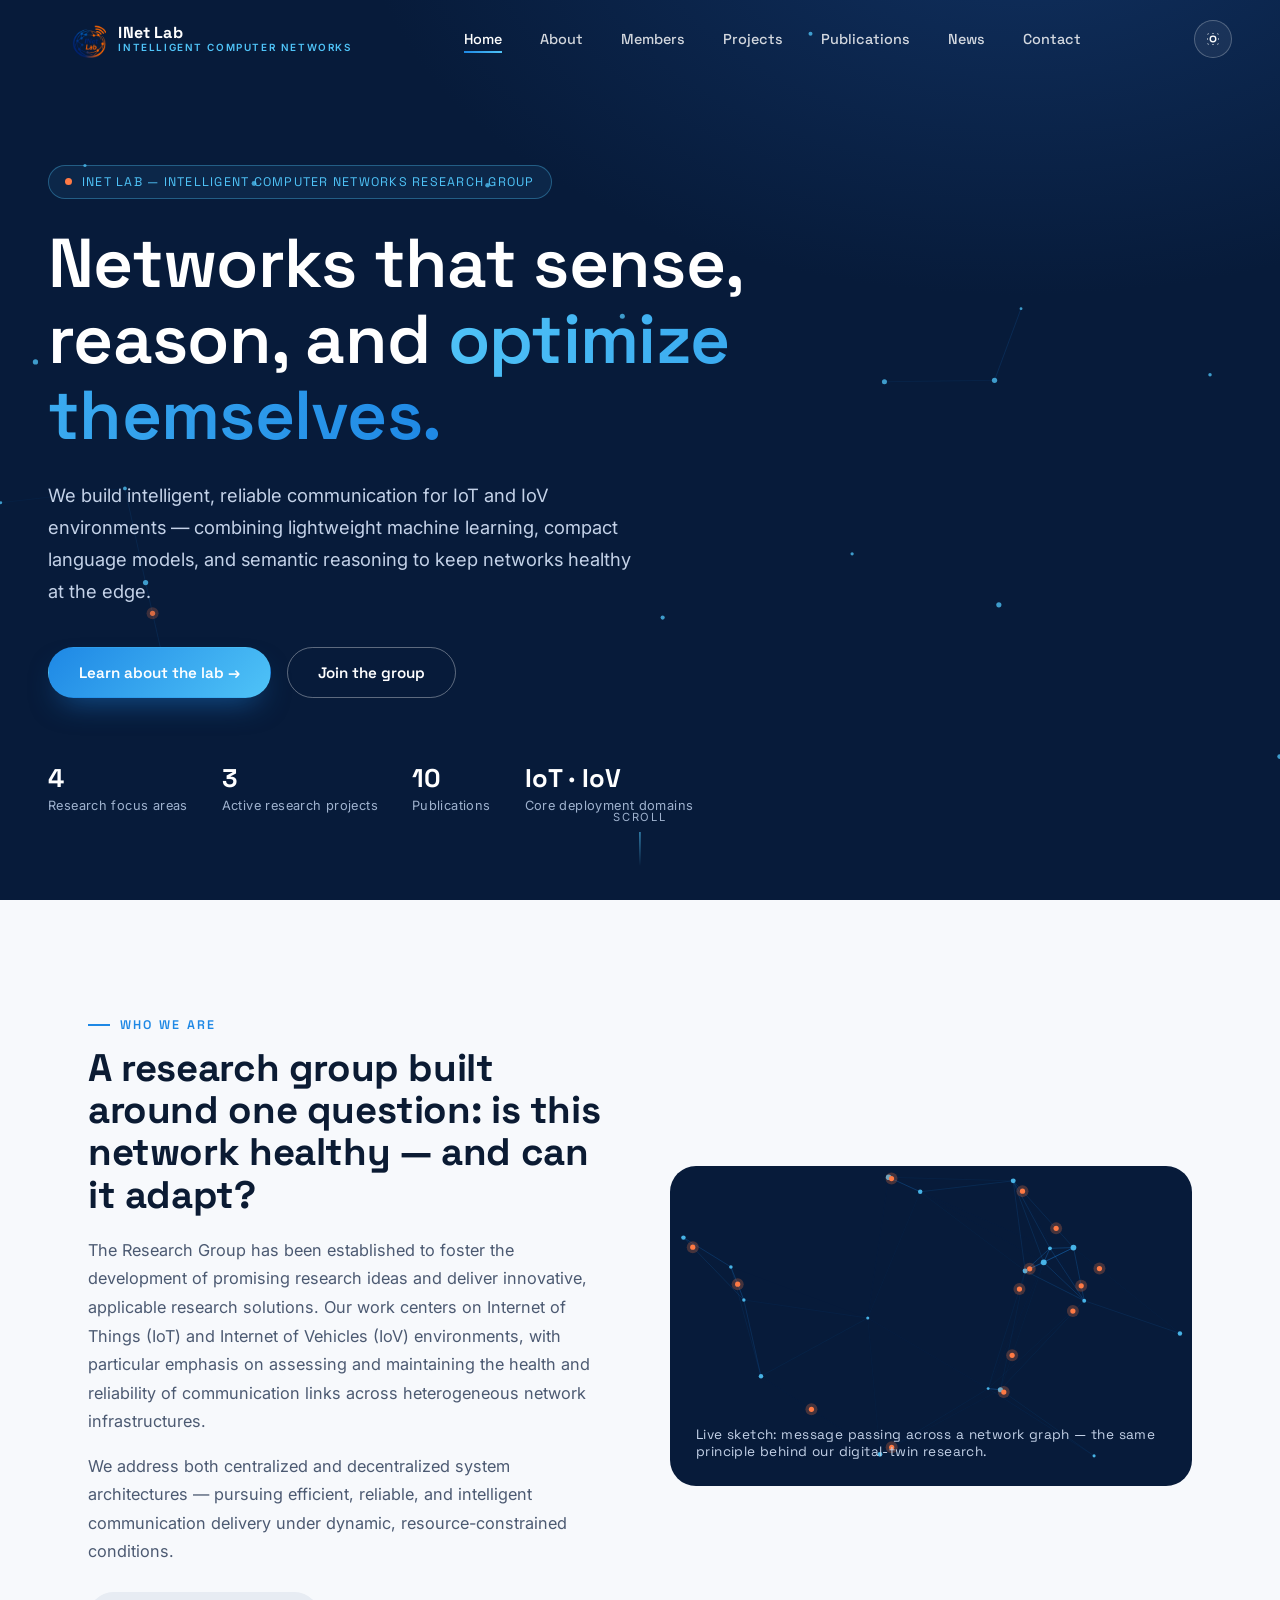
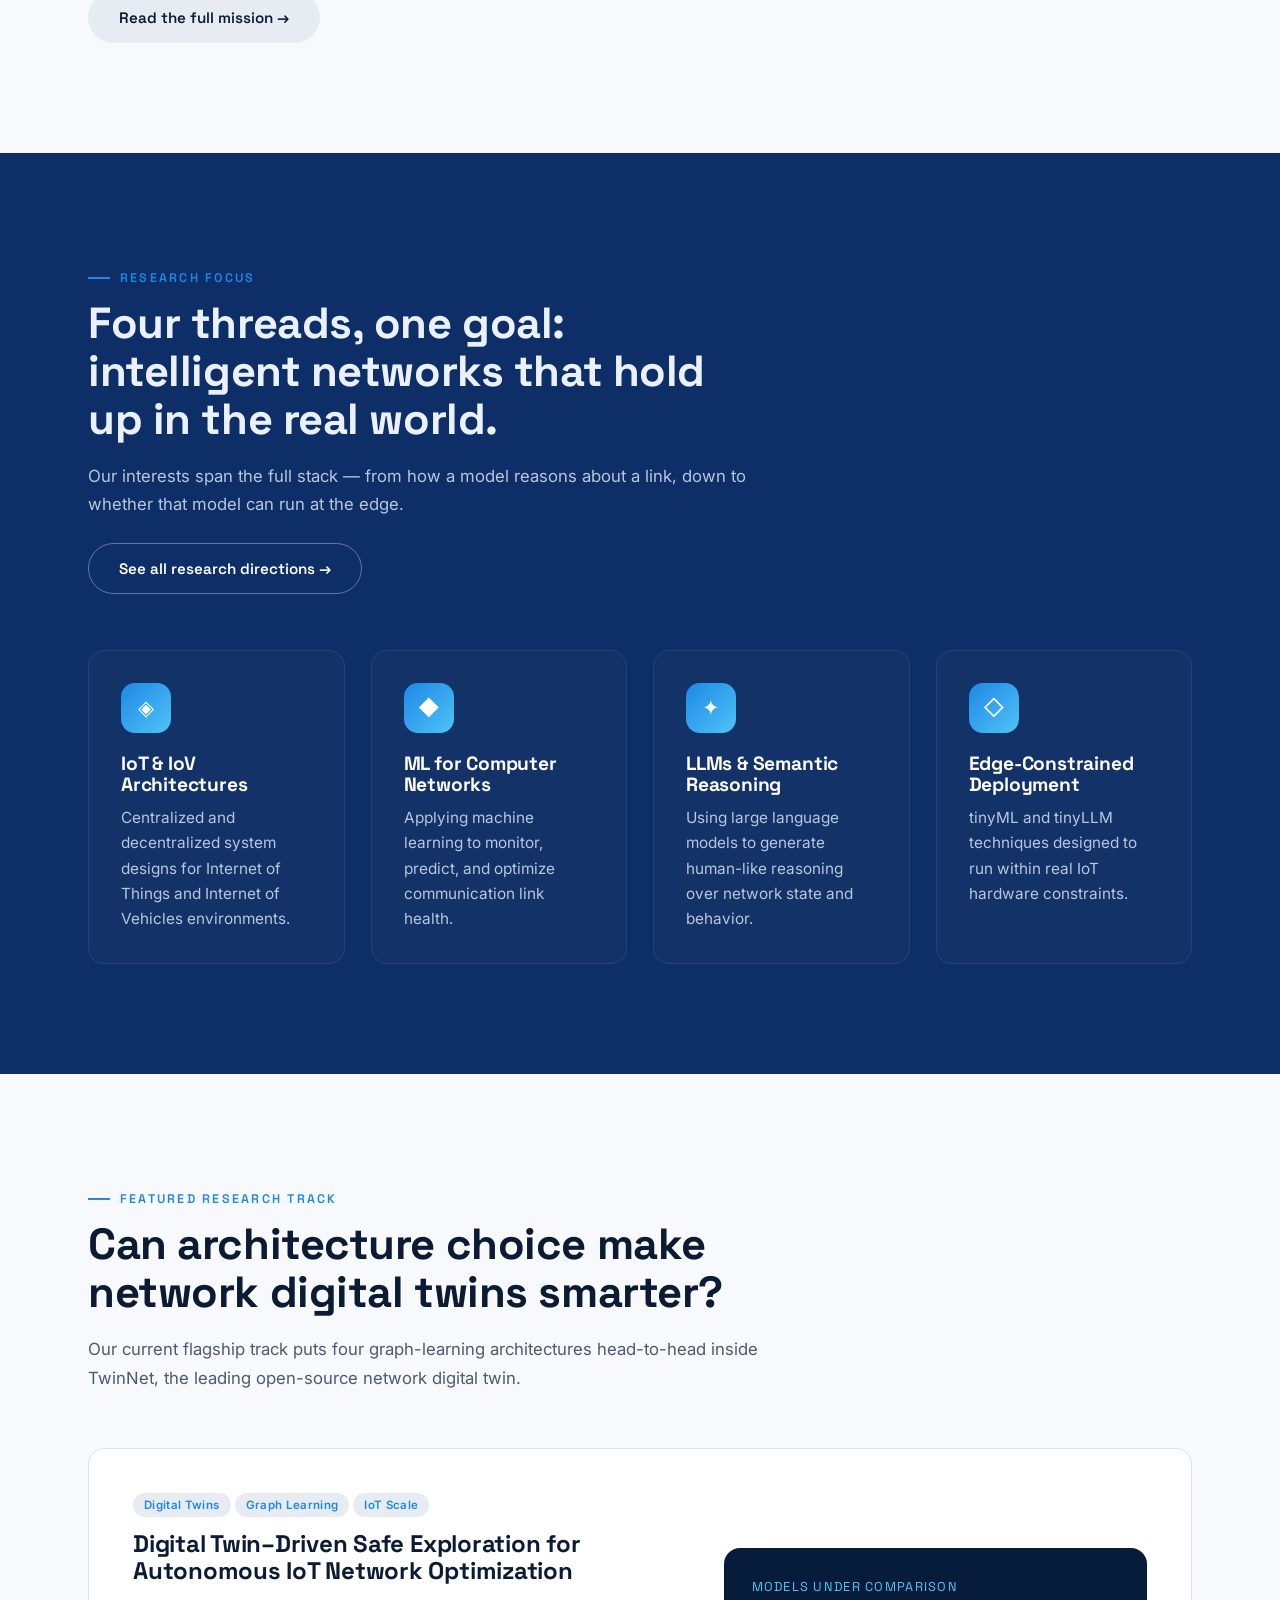
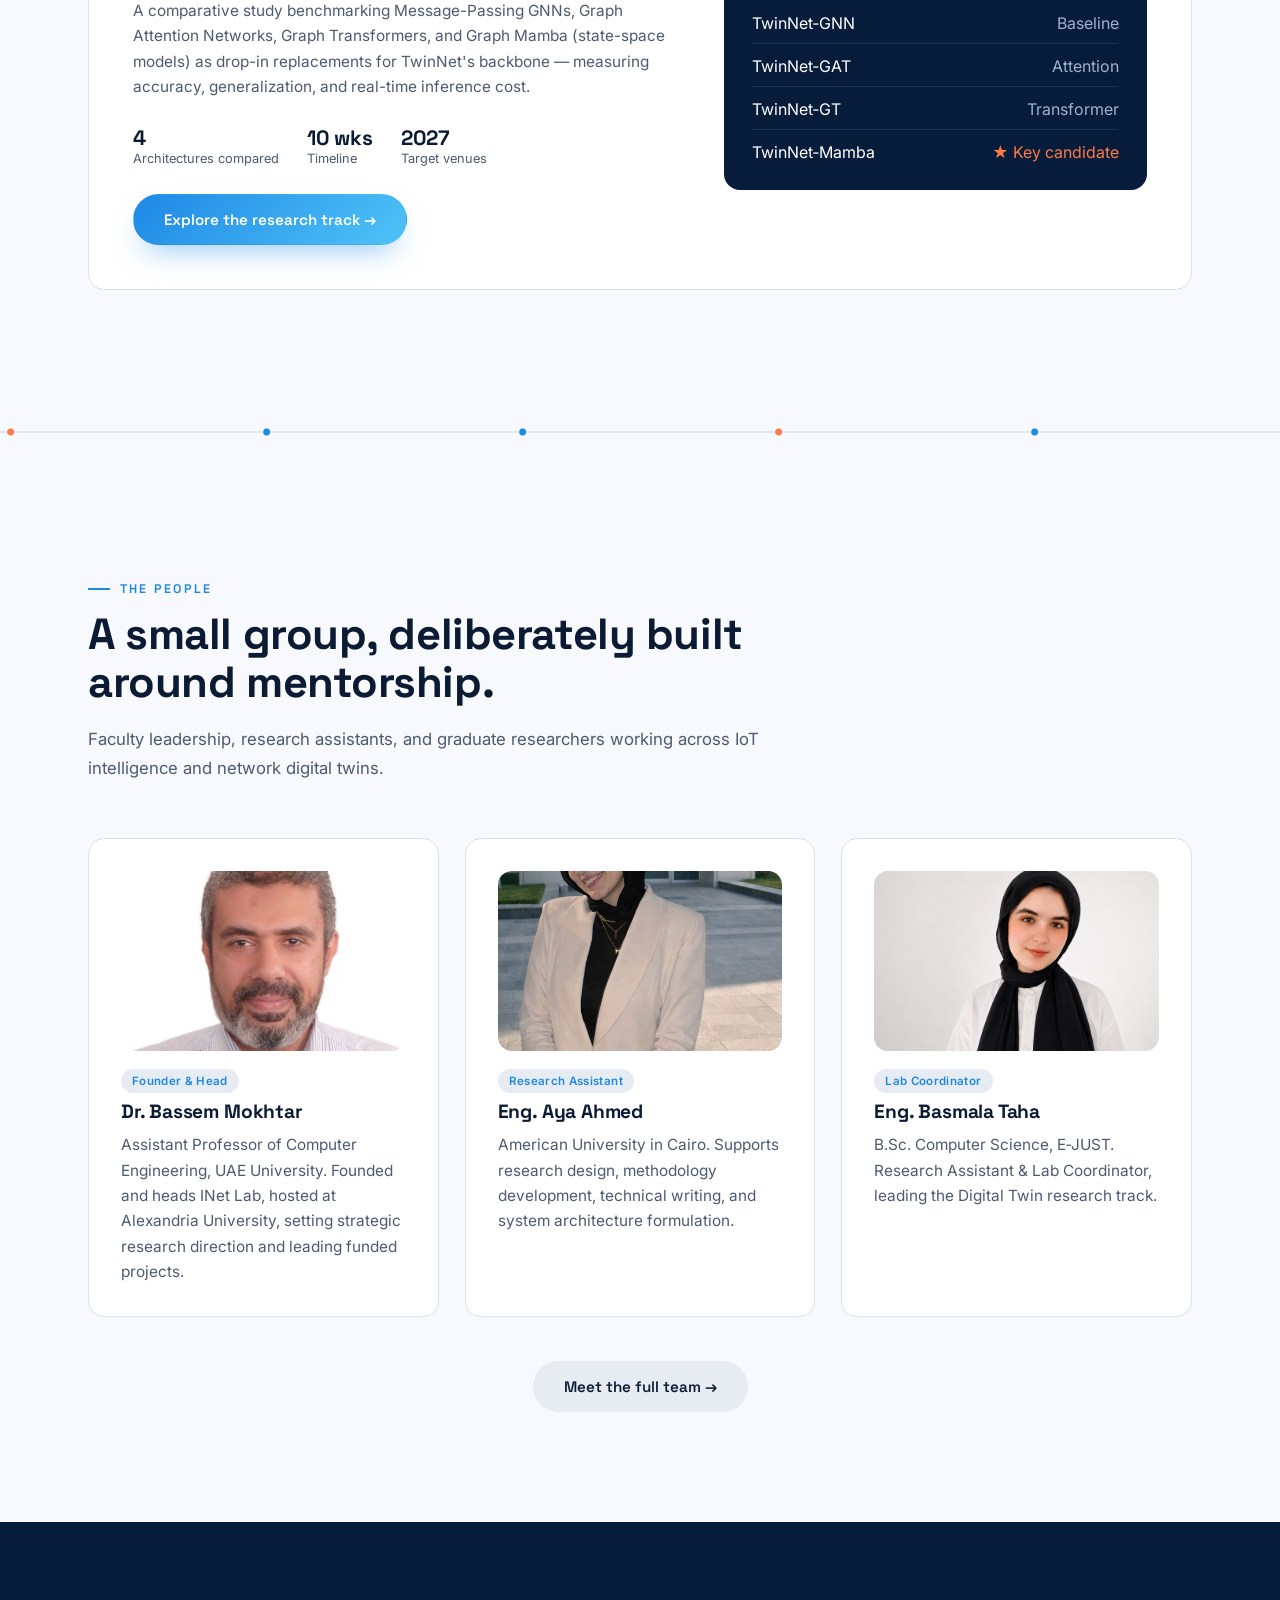
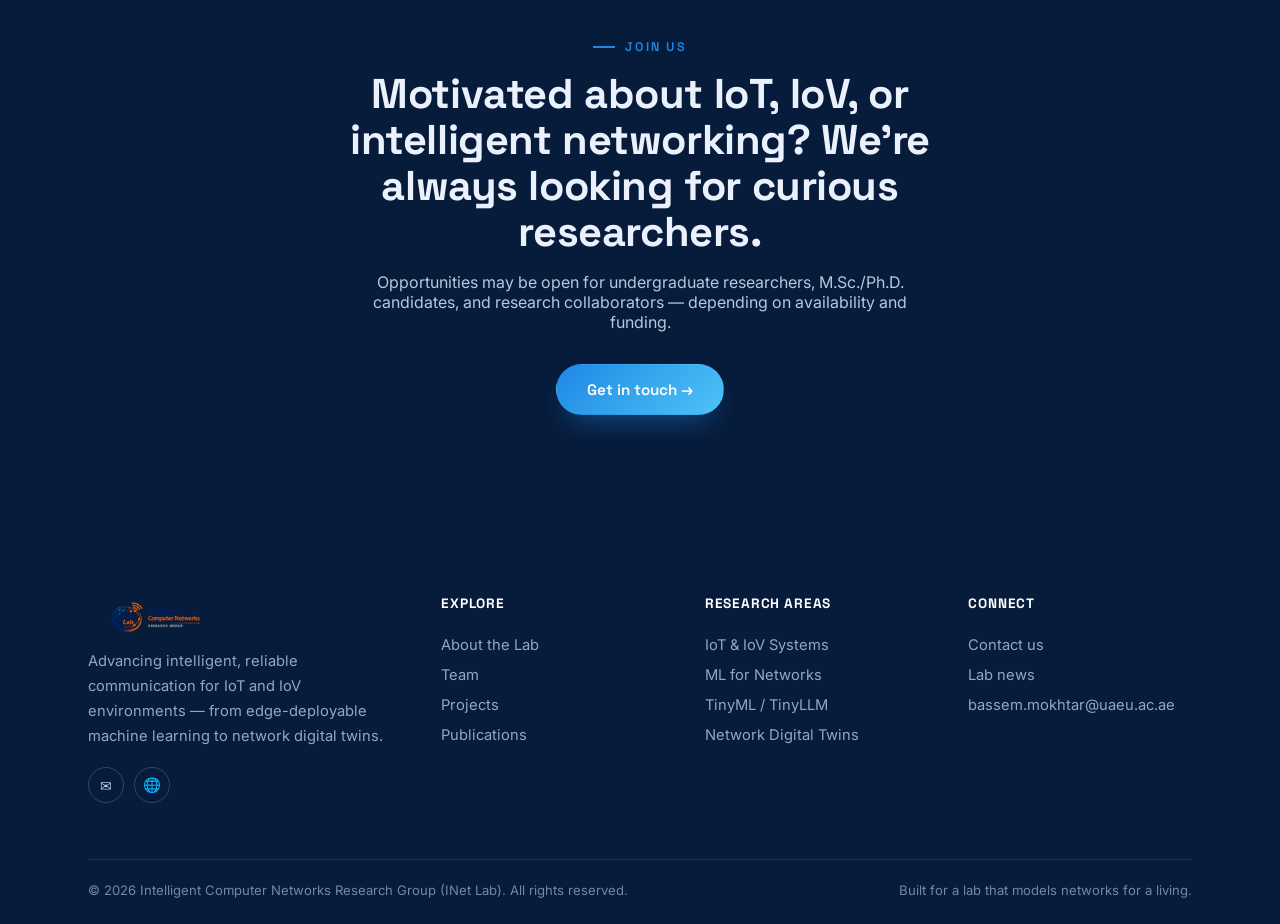
<file: index.html>
<!DOCTYPE html>
<html lang="en">
<head>
<meta charset="UTF-8">
<meta name="viewport" content="width=device-width, initial-scale=1.0">
<title>INet Lab — Intelligent Computer Networks Research Group</title>
<meta name="description" content="INet Lab designs intelligent, reliable communication for IoT and IoV environments — from edge-deployable machine learning to network digital twins.">
<link rel="icon" href="assets/images/inet-icon.png">
<link rel="preconnect" href="https://fonts.googleapis.com">
<link rel="preconnect" href="https://fonts.gstatic.com" crossorigin>
<link href="https://fonts.googleapis.com/css2?family=Space+Grotesk:wght@500;600;700&family=Inter:wght@400;500;600;700&display=swap" rel="stylesheet">
<link rel="stylesheet" href="css/style.css">
<link rel="stylesheet" href="css/animations.css">
<link rel="stylesheet" href="css/responsive.css">
</head>
<body data-page="home">

<div id="loading-screen"><div class="loader-mark"></div></div>
<div id="app-header"></div>

<!-- ================= HERO ================= -->
<section class="hero">
  <canvas></canvas>
  <div class="hero-inner">
    <span class="hero-tag"><span class="dot"></span> INet Lab — Intelligent Computer Networks Research Group</span>
    <h1 data-reveal>Networks that sense, reason, and <em>optimize themselves.</em></h1>
    <p class="lead" data-reveal style="transition-delay:.1s">We build intelligent, reliable communication for IoT and IoV environments — combining lightweight machine learning, compact language models, and semantic reasoning to keep networks healthy at the edge.</p>
    <div class="hero-cta" data-reveal style="transition-delay:.2s">
      <a href="about.html" class="btn btn-primary">Learn about the lab →</a>
      <a href="contact.html" class="btn btn-outline">Join the group</a>
    </div>
    <div class="hero-focus" data-reveal style="transition-delay:.3s">
      <div><b data-count="4">0</b><span>Research focus areas</span></div>
      <div><b data-count="3">0</b><span>Active research projects</span></div>
      <div><b data-count="10">0</b><span>Publications</span></div>
      <div><b>IoT · IoV</b><span>Core deployment domains</span></div>
    </div>
  </div>
  <div class="scroll-cue"><span>Scroll</span><span class="stick"></span></div>
</section>

<!-- ================= ABOUT SNAPSHOT ================= -->
<section class="section">
  <div class="container">
    <div class="split">
      <div data-reveal="left">
        <span class="eyebrow">Who we are</span>
        <h2 style="font-size:clamp(1.8rem,3vw,2.5rem);margin-top:14px;">A research group built around one question: is this network healthy — and can it adapt?</h2>
        <p style="margin-top:20px;color:var(--text-soft);line-height:1.75;font-size:1.02rem;">The Research Group has been established to foster the development of promising research ideas and deliver innovative, applicable research solutions. Our work centers on Internet of Things (IoT) and Internet of Vehicles (IoV) environments, with particular emphasis on assessing and maintaining the health and reliability of communication links across heterogeneous network infrastructures.</p>
        <p style="margin-top:16px;color:var(--text-soft);line-height:1.75;font-size:1.02rem;">We address both centralized and decentralized system architectures — pursuing efficient, reliable, and intelligent communication delivery under dynamic, resource-constrained conditions.</p>
        <a href="about.html" class="btn btn-ghost" style="margin-top:26px;">Read the full mission →</a>
      </div>
      <div data-reveal="right" class="graph-panel" style="height:320px;border-radius:var(--radius-lg);background:var(--ink);overflow:hidden;position:relative;">
        <canvas style="position:absolute;inset:0;width:100%;height:100%;"></canvas>
        <div style="position:absolute;inset:0;display:flex;align-items:flex-end;padding:26px;">
          <p style="color:#C4D2E8;font-size:.85rem;font-family:var(--font-display);letter-spacing:.03em;">Live sketch: message passing across a network graph — the same principle behind our digital-twin research.</p>
        </div>
      </div>
    </div>
  </div>
</section>

<!-- ================= RESEARCH FOCUS ================= -->
<section class="section section--navy" id="research-areas">
  <div class="container">
    <div class="section-head">
      <span class="eyebrow">Research focus</span>
      <h2>Four threads, one goal: intelligent networks that hold up in the real world.</h2>
      <p>Our interests span the full stack — from how a model reasons about a link, down to whether that model can run at the edge.</p>
      <a href="about.html#research-directions" class="btn btn-outline" style="margin-top:24px;">See all research directions →</a>
    </div>
    <div class="grid grid-4">
      <div class="card tilt icon-rotate glow-border" data-reveal style="background:var(--navy-soft);border-color:rgba(255,255,255,.08);">
        <div class="card-icon">◈</div>
        <h3 style="color:#fff;">IoT &amp; IoV Architectures</h3>
        <p style="color:#B9C7DE;">Centralized and decentralized system designs for Internet of Things and Internet of Vehicles environments.</p>
      </div>
      <div class="card tilt icon-rotate glow-border" data-reveal style="transition-delay:.08s;background:var(--navy-soft);border-color:rgba(255,255,255,.08);">
        <div class="card-icon">◆</div>
        <h3 style="color:#fff;">ML for Computer Networks</h3>
        <p style="color:#B9C7DE;">Applying machine learning to monitor, predict, and optimize communication link health.</p>
      </div>
      <div class="card tilt icon-rotate glow-border" data-reveal style="transition-delay:.16s;background:var(--navy-soft);border-color:rgba(255,255,255,.08);">
        <div class="card-icon">✦</div>
        <h3 style="color:#fff;">LLMs &amp; Semantic Reasoning</h3>
        <p style="color:#B9C7DE;">Using large language models to generate human-like reasoning over network state and behavior.</p>
      </div>
      <div class="card tilt icon-rotate glow-border" data-reveal style="transition-delay:.24s;background:var(--navy-soft);border-color:rgba(255,255,255,.08);">
        <div class="card-icon">◇</div>
        <h3 style="color:#fff;">Edge-Constrained Deployment</h3>
        <p style="color:#B9C7DE;">tinyML and tinyLLM techniques designed to run within real IoT hardware constraints.</p>
      </div>
    </div>
  </div>
</section>

<!-- ================= FEATURED PROJECT ================= -->
<section class="section">
  <div class="container">
    <div class="section-head">
      <span class="eyebrow">Featured research track</span>
      <h2>Can architecture choice make network digital twins smarter?</h2>
      <p>Our current flagship track puts four graph-learning architectures head-to-head inside TwinNet, the leading open-source network digital twin.</p>
    </div>
    <div class="card" data-reveal="zoom" style="display:grid;grid-template-columns:1.3fr 1fr;gap:40px;align-items:center;padding:44px;">
      <div>
        <span class="tag">Digital Twins</span> <span class="tag">Graph Learning</span> <span class="tag">IoT Scale</span>
        <h3 style="font-size:1.5rem;margin-top:18px;">Digital Twin–Driven Safe Exploration for Autonomous IoT Network Optimization</h3>
        <p style="margin-top:14px;">A comparative study benchmarking Message-Passing GNNs, Graph Attention Networks, Graph Transformers, and Graph Mamba (state-space models) as drop-in replacements for TwinNet's backbone — measuring accuracy, generalization, and real-time inference cost.</p>
        <div style="display:flex;gap:28px;margin-top:26px;flex-wrap:wrap;">
          <div><b style="font-family:var(--font-display);font-size:1.3rem;">4</b><div style="font-size:.8rem;color:var(--text-soft);">Architectures compared</div></div>
          <div><b style="font-family:var(--font-display);font-size:1.3rem;">10 wks</b><div style="font-size:.8rem;color:var(--text-soft);">Timeline</div></div>
          <div><b style="font-family:var(--font-display);font-size:1.3rem;">2027</b><div style="font-size:.8rem;color:var(--text-soft);">Target venues</div></div>
        </div>
        <a href="projects.html" class="btn btn-primary" style="margin-top:28px;">Explore the research track →</a>
      </div>
      <div style="background:var(--ink);border-radius:var(--radius-md);padding:28px;color:#fff;">
        <p style="font-family:var(--font-display);font-size:.8rem;letter-spacing:.1em;text-transform:uppercase;color:var(--cyan);margin-bottom:16px;">Models under comparison</p>
        <ul style="display:flex;flex-direction:column;gap:12px;">
          <li style="display:flex;justify-content:space-between;border-bottom:1px solid rgba(255,255,255,.1);padding-bottom:10px;"><span>TwinNet‑GNN</span><span style="color:#9FB2CE;">Baseline</span></li>
          <li style="display:flex;justify-content:space-between;border-bottom:1px solid rgba(255,255,255,.1);padding-bottom:10px;"><span>TwinNet‑GAT</span><span style="color:#9FB2CE;">Attention</span></li>
          <li style="display:flex;justify-content:space-between;border-bottom:1px solid rgba(255,255,255,.1);padding-bottom:10px;"><span>TwinNet‑GT</span><span style="color:#9FB2CE;">Transformer</span></li>
          <li style="display:flex;justify-content:space-between;"><span>TwinNet‑Mamba</span><span style="color:var(--pulse);">★ Key candidate</span></li>
        </ul>
      </div>
    </div>
  </div>
</section>

<div class="rail"><canvas></canvas></div>

<!-- ================= TEAM PREVIEW ================= -->
<section class="section">
  <div class="container">
    <div class="section-head">
      <span class="eyebrow">The people</span>
      <h2>A small group, deliberately built around mentorship.</h2>
      <p>Faculty leadership, research assistants, and graduate researchers working across IoT intelligence and network digital twins.</p>
    </div>
    <div class="grid grid-3">
      <div class="card tilt" data-reveal>
        <div class="zoom-wrap" style="border-radius:14px;height:180px;margin-bottom:18px;">
          <img src="assets/images/bassem-mokhtar.jpg" alt="Dr. Bassem Mokhtar" style="width:100%;height:100%;object-fit:cover;">
        </div>
        <span class="tag">Founder &amp; Head</span>
        <h3 style="margin-top:12px;">Dr. Bassem Mokhtar</h3>
        <p>Assistant Professor of Computer Engineering, UAE University. Founded and heads INet Lab, hosted at Alexandria University, setting strategic research direction and leading funded projects.</p>
      </div>
      <div class="card tilt" data-reveal style="transition-delay:.08s;">
        <div class="zoom-wrap" style="border-radius:14px;height:180px;margin-bottom:18px;">
          <img src="assets/images/aya-ahmed.jpg" alt="Eng. Aya Ahmed" style="width:100%;height:100%;object-fit:cover;">
        </div>
        <span class="tag">Research Assistant</span>
        <h3 style="margin-top:12px;">Eng. Aya Ahmed</h3>
        <p>American University in Cairo. Supports research design, methodology development, technical writing, and system architecture formulation.</p>
      </div>
      <div class="card tilt" data-reveal style="transition-delay:.16s;">
        <div class="zoom-wrap" style="border-radius:14px;height:180px;margin-bottom:18px;">
          <img src="assets/images/basmala-taha.png" alt="Eng. Basmala Taha" style="width:100%;height:100%;object-fit:cover;">
        </div>
        <span class="tag">Lab Coordinator</span>
        <h3 style="margin-top:12px;">Eng. Basmala Taha</h3>
        <p>B.Sc. Computer Science, E‑JUST. Research Assistant &amp; Lab Coordinator, leading the Digital Twin research track.</p>
      </div>
    </div>
    <div class="text-center" style="text-align:center;margin-top:44px;">
      <a href="members.html" class="btn btn-ghost">Meet the full team →</a>
    </div>
  </div>
</section>

<!-- ================= CTA ================= -->
<section class="section section--dark">
  <div class="container" style="text-align:center;">
    <span class="eyebrow" style="justify-content:center;">Join us</span>
    <h2 style="margin-top:16px;font-size:clamp(1.8rem,3.4vw,2.6rem);max-width:700px;margin-left:auto;margin-right:auto;">Motivated about IoT, IoV, or intelligent networking? We're always looking for curious researchers.</h2>
    <p style="margin-top:18px;color:#B9C7DE;max-width:560px;margin-left:auto;margin-right:auto;">Opportunities may be open for undergraduate researchers, M.Sc./Ph.D. candidates, and research collaborators — depending on availability and funding.</p>
    <div style="margin-top:32px;">
      <a href="contact.html" class="btn btn-primary">Get in touch →</a>
    </div>
  </div>
</section>

<div id="app-footer"></div>

<script src="js/components/layout.js"></script>
<script src="js/animations.js"></script>
<script src="js/main.js"></script>
</body>
</html>
</file>
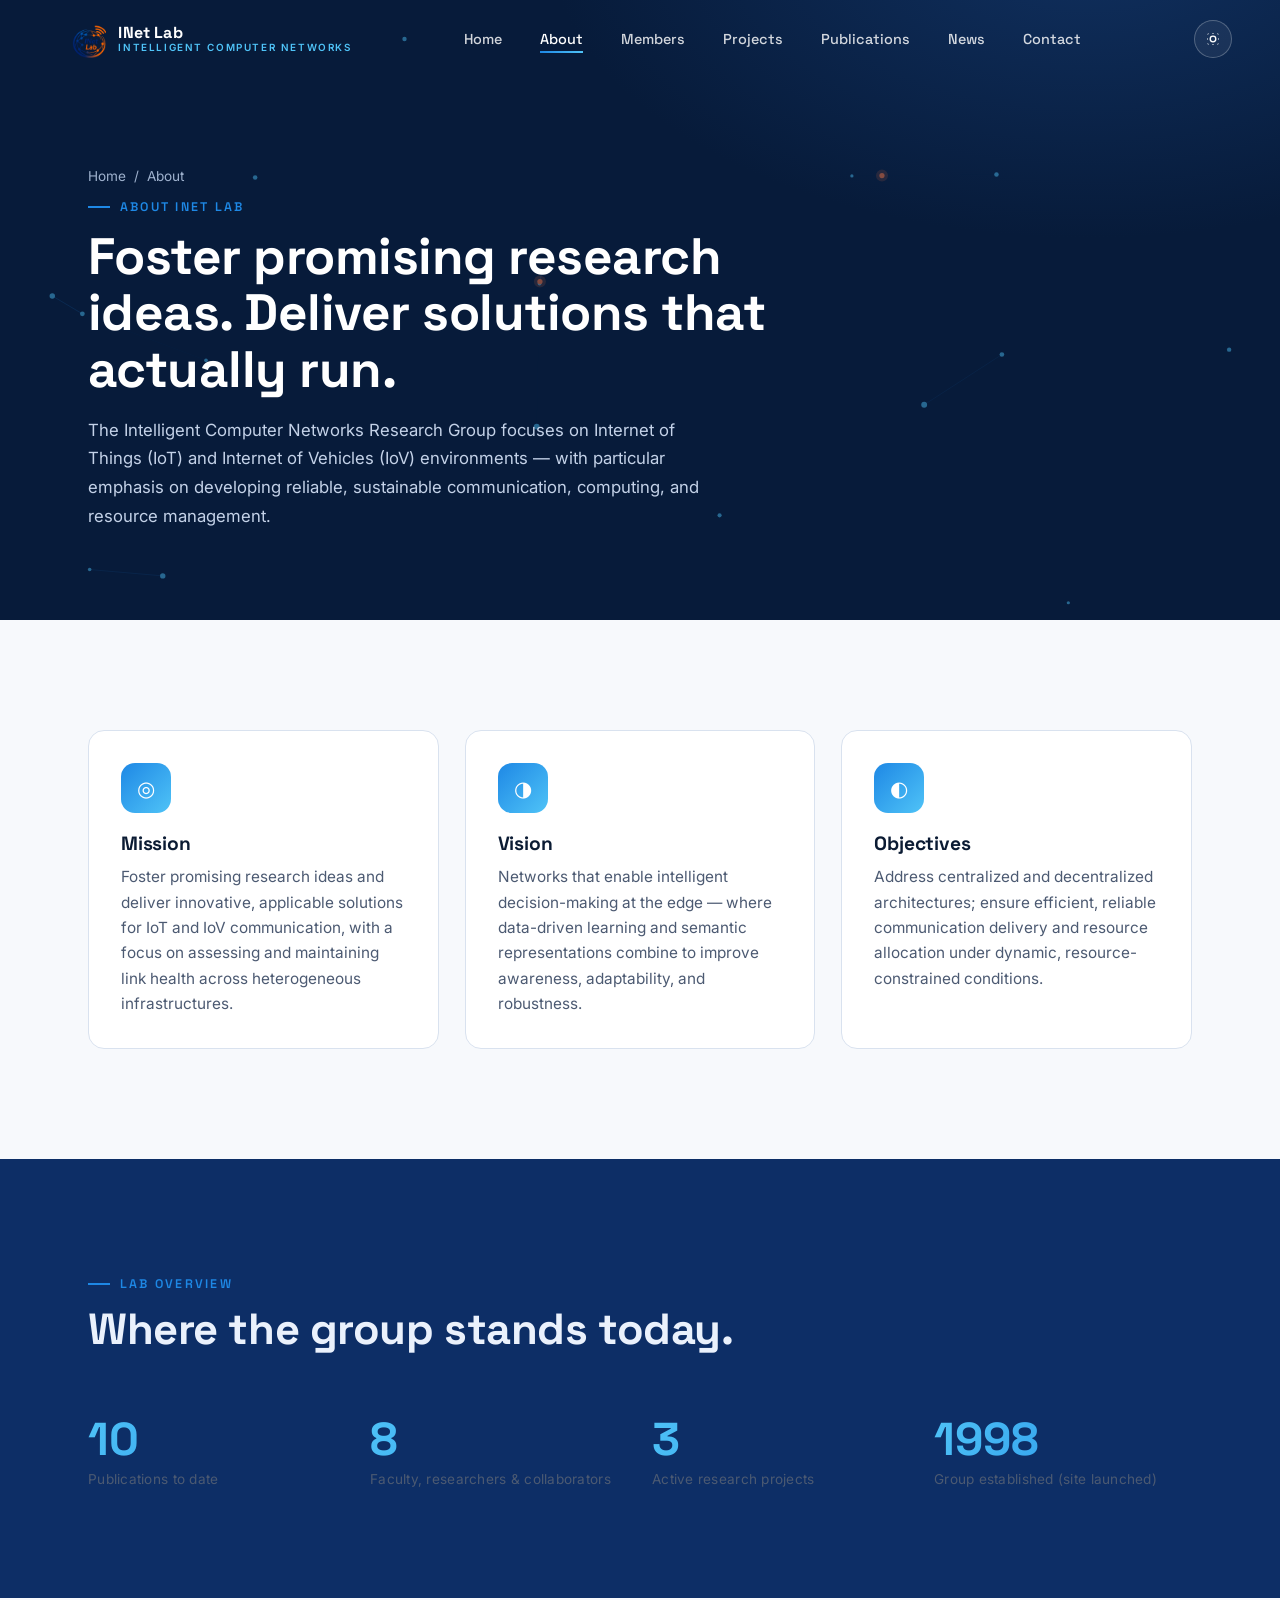
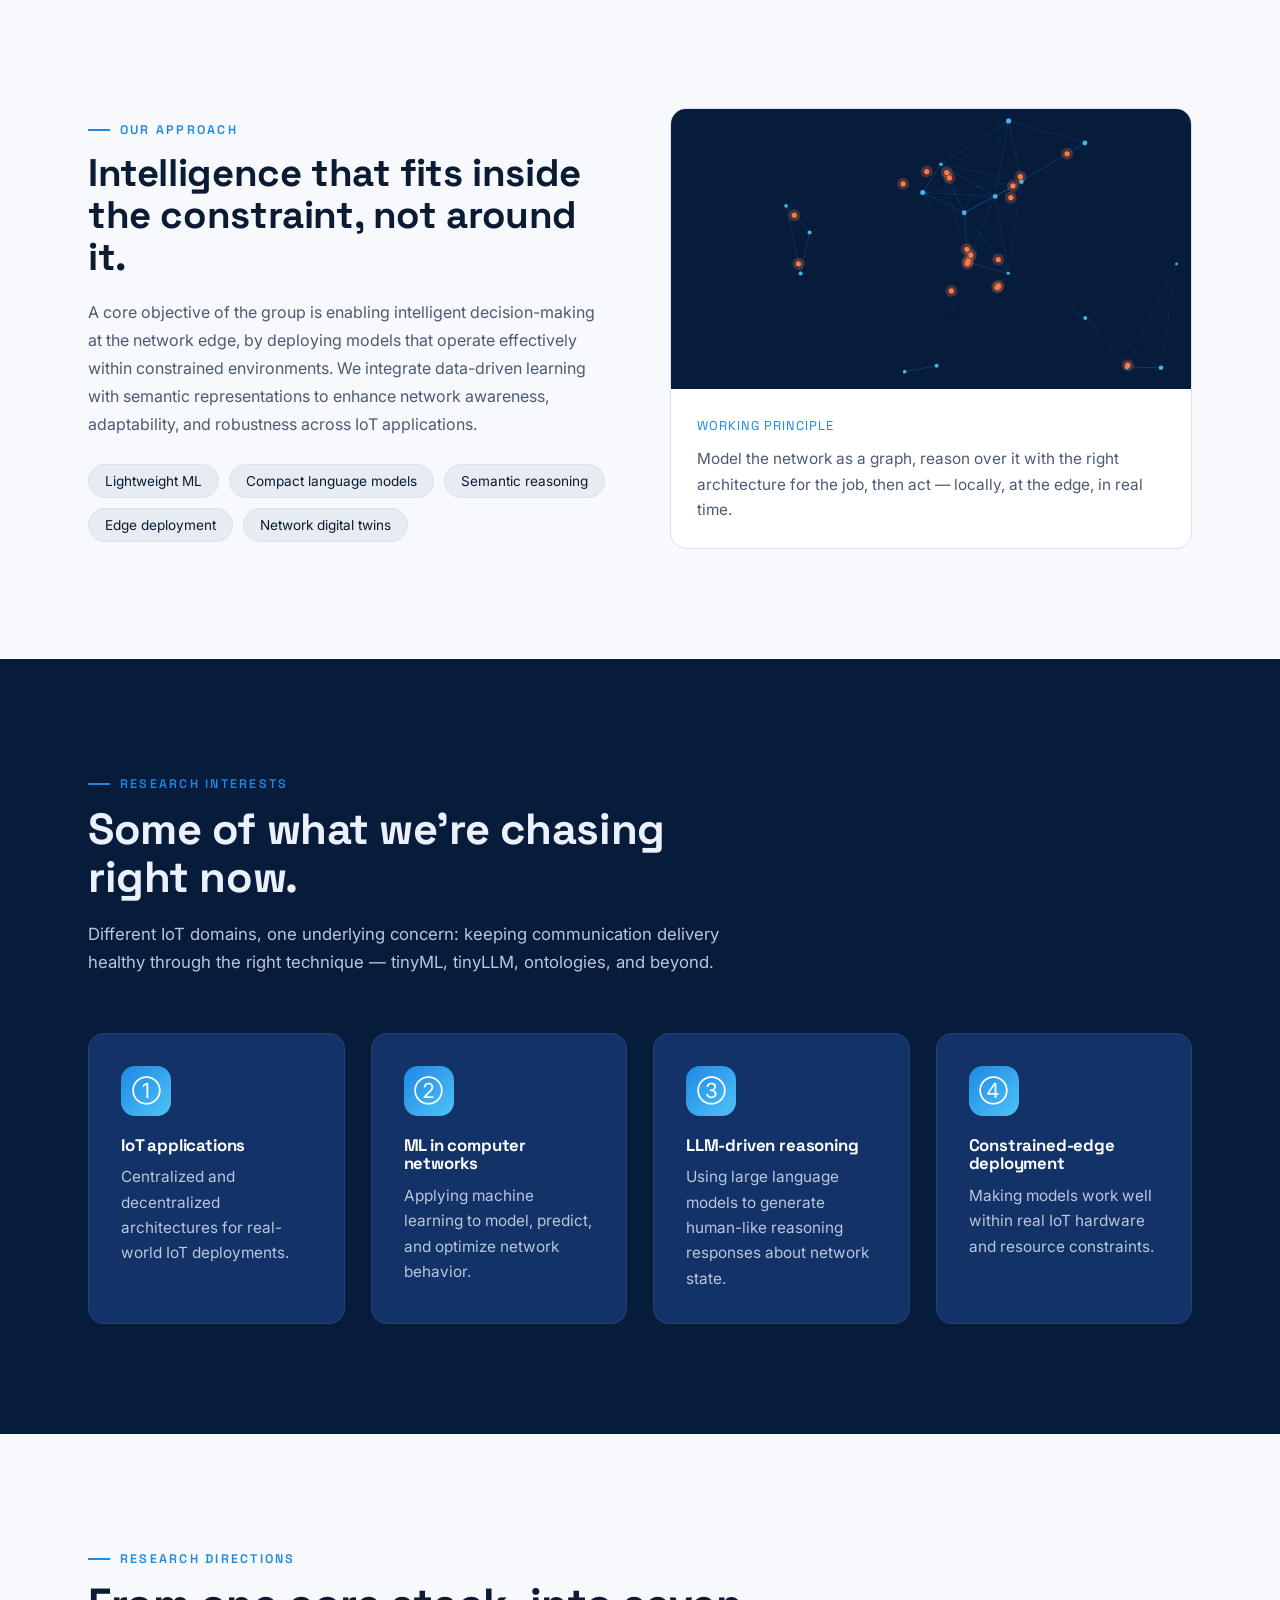
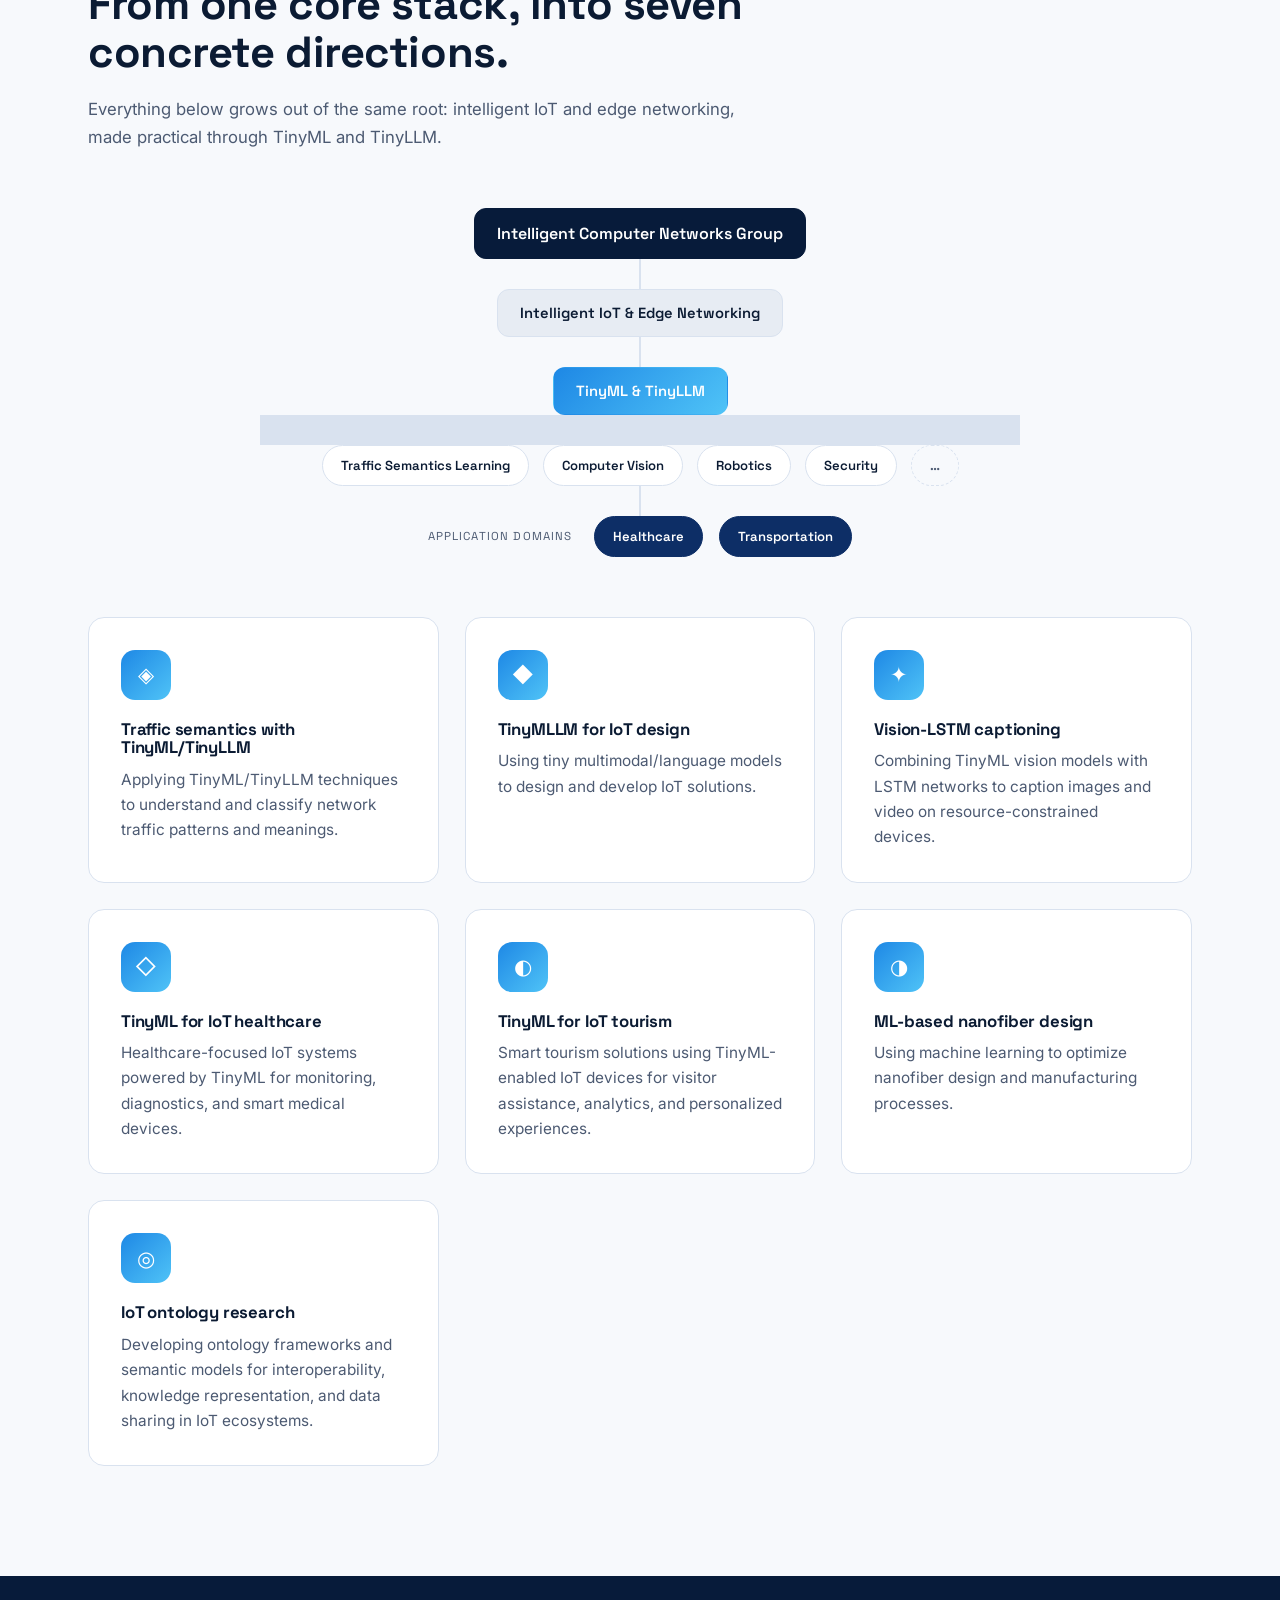
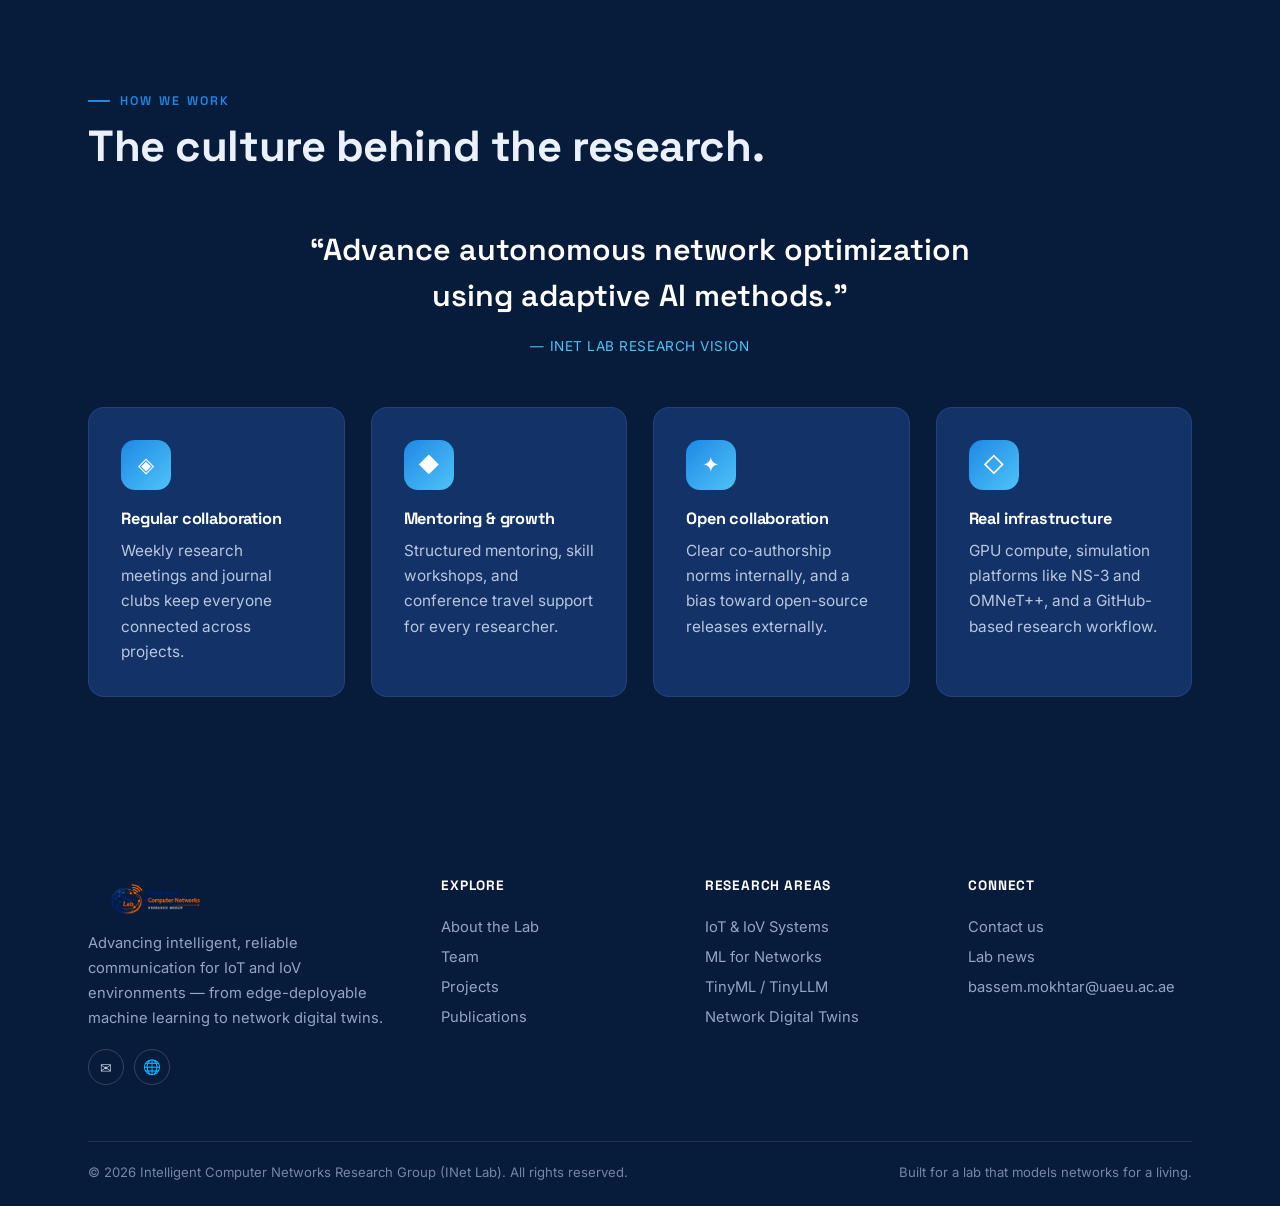
<file: about.html>
<!DOCTYPE html>
<html lang="en">
<head>
<meta charset="UTF-8">
<meta name="viewport" content="width=device-width, initial-scale=1.0">
<title>About — INet Lab</title>
<meta name="description" content="Mission, vision, and research philosophy of the Intelligent Computer Networks Research Group (INet Lab).">
<link rel="icon" href="assets/images/inet-icon.png">
<link rel="preconnect" href="https://fonts.googleapis.com">
<link rel="preconnect" href="https://fonts.gstatic.com" crossorigin>
<link href="https://fonts.googleapis.com/css2?family=Space+Grotesk:wght@500;600;700&family=Inter:wght@400;500;600;700&display=swap" rel="stylesheet">
<link rel="stylesheet" href="css/style.css">
<link rel="stylesheet" href="css/animations.css">
<link rel="stylesheet" href="css/responsive.css">
</head>
<body data-page="about">

<div id="loading-screen"><div class="loader-mark"></div></div>
<div id="app-header"></div>

<section class="page-hero">
  <canvas></canvas>
  <div class="container page-hero-inner">
    <div class="crumbs"><a href="index.html">Home</a> / <span>About</span></div>
    <span class="eyebrow">About INet Lab</span>
    <h1>Foster promising research ideas. Deliver solutions that actually run.</h1>
    <p>The Intelligent Computer Networks Research Group focuses on Internet of Things (IoT) and Internet of Vehicles (IoV) environments — with particular emphasis on developing reliable, sustainable communication, computing, and resource management.</p>
  </div>
</section>

<!-- ================= MISSION / VISION / OBJECTIVES ================= -->
<section class="section">
  <div class="container">
    <div class="grid grid-3">
      <div class="card tilt icon-rotate" data-reveal>
        <div class="card-icon">◎</div>
        <h3>Mission</h3>
        <p>Foster promising research ideas and deliver innovative, applicable solutions for IoT and IoV communication, with a focus on assessing and maintaining link health across heterogeneous infrastructures.</p>
      </div>
      <div class="card tilt icon-rotate" data-reveal style="transition-delay:.08s;">
        <div class="card-icon">◑</div>
        <h3>Vision</h3>
        <p>Networks that enable intelligent decision-making at the edge — where data-driven learning and semantic representations combine to improve awareness, adaptability, and robustness.</p>
      </div>
      <div class="card tilt icon-rotate" data-reveal style="transition-delay:.16s;">
        <div class="card-icon">◐</div>
        <h3>Objectives</h3>
        <p>Address centralized and decentralized architectures; ensure efficient, reliable communication delivery and resource allocation under dynamic, resource-constrained conditions.</p>
      </div>
    </div>
  </div>
</section>

<!-- ================= LAB OVERVIEW / STATS ================= -->
<section class="section section--navy">
  <div class="container">
    <div class="section-head">
      <span class="eyebrow">Lab overview</span>
      <h2>Where the group stands today.</h2>
    </div>
    <div class="stats-row">
      <div class="stat" data-reveal>
        <b data-count="10">0</b>
        <span>Publications to date</span>
      </div>
      <div class="stat" data-reveal style="transition-delay:.08s;">
        <b data-count="8">0</b>
        <span>Faculty, researchers &amp; collaborators</span>
      </div>
      <div class="stat" data-reveal style="transition-delay:.16s;">
        <b data-count="3">0</b>
        <span>Active research projects</span>
      </div>
      <div class="stat" data-reveal style="transition-delay:.24s;">
        <b data-count="2026" data-suffix="">0</b>
        <span>Group established (site launched)</span>
      </div>
    </div>
  </div>
</section>

<!-- ================= APPROACH ================= -->
<section class="section">
  <div class="container">
    <div class="split">
      <div data-reveal="left">
        <span class="eyebrow">Our approach</span>
        <h2 style="font-size:clamp(1.8rem,3vw,2.4rem);margin-top:14px;">Intelligence that fits inside the constraint, not around it.</h2>
        <p style="margin-top:20px;color:var(--text-soft);line-height:1.75;">A core objective of the group is enabling intelligent decision-making at the network edge, by deploying models that operate effectively within constrained environments. We integrate data-driven learning with semantic representations to enhance network awareness, adaptability, and robustness across IoT applications.</p>
        <div class="pill-list" style="margin-top:26px;">
          <span class="pill">Lightweight ML</span>
          <span class="pill">Compact language models</span>
          <span class="pill">Semantic reasoning</span>
          <span class="pill">Edge deployment</span>
          <span class="pill">Network digital twins</span>
        </div>
      </div>
      <div data-reveal="right">
        <div class="card" style="padding:0;overflow:hidden;">
          <div class="graph-panel" style="height:280px;background:var(--ink);position:relative;"><canvas style="position:absolute;inset:0;width:100%;height:100%;"></canvas></div>
          <div style="padding:26px;">
            <p style="font-family:var(--font-display);font-size:.8rem;letter-spacing:.08em;text-transform:uppercase;color:var(--signal);">Working principle</p>
            <p style="margin-top:10px;color:var(--text-soft);">Model the network as a graph, reason over it with the right architecture for the job, then act — locally, at the edge, in real time.</p>
          </div>
        </div>
      </div>
    </div>
  </div>
</section>

<!-- ================= RESEARCH AREAS ================= -->
<section class="section section--dark" id="research-areas">
  <div class="container">
    <div class="section-head">
      <span class="eyebrow">Research interests</span>
      <h2>Some of what we're chasing right now.</h2>
      <p>Different IoT domains, one underlying concern: keeping communication delivery healthy through the right technique — tinyML, tinyLLM, ontologies, and beyond.</p>
    </div>
    <div class="grid grid-4">
      <div class="card tilt" data-reveal style="background:var(--navy-soft);border-color:rgba(255,255,255,.08);">
        <div class="card-icon">①</div>
        <h3 style="color:#fff;font-size:1.05rem;">IoT applications</h3>
        <p style="color:#B9C7DE;">Centralized and decentralized architectures for real-world IoT deployments.</p>
      </div>
      <div class="card tilt" data-reveal style="transition-delay:.08s;background:var(--navy-soft);border-color:rgba(255,255,255,.08);">
        <div class="card-icon">②</div>
        <h3 style="color:#fff;font-size:1.05rem;">ML in computer networks</h3>
        <p style="color:#B9C7DE;">Applying machine learning to model, predict, and optimize network behavior.</p>
      </div>
      <div class="card tilt" data-reveal style="transition-delay:.16s;background:var(--navy-soft);border-color:rgba(255,255,255,.08);">
        <div class="card-icon">③</div>
        <h3 style="color:#fff;font-size:1.05rem;">LLM-driven reasoning</h3>
        <p style="color:#B9C7DE;">Using large language models to generate human-like reasoning responses about network state.</p>
      </div>
      <div class="card tilt" data-reveal style="transition-delay:.24s;background:var(--navy-soft);border-color:rgba(255,255,255,.08);">
        <div class="card-icon">④</div>
        <h3 style="color:#fff;font-size:1.05rem;">Constrained-edge deployment</h3>
        <p style="color:#B9C7DE;">Making models work well within real IoT hardware and resource constraints.</p>
      </div>
    </div>
  </div>
</section>

<!-- ================= RESEARCH DIRECTIONS ================= -->
<section class="section" id="research-directions">
  <div class="container">
    <div class="section-head">
      <span class="eyebrow">Research directions</span>
      <h2>From one core stack, into seven concrete directions.</h2>
      <p>Everything below grows out of the same root: intelligent IoT and edge networking, made practical through TinyML and TinyLLM.</p>
    </div>

    <!-- Hierarchy diagram -->
    <div class="hierarchy-diagram" data-reveal="zoom">
      <div class="h-row">
        <div class="h-node h-root">Intelligent Computer Networks Group</div>
      </div>
      <div class="h-connector"></div>
      <div class="h-row">
        <div class="h-node h-mid">Intelligent IoT &amp; Edge Networking</div>
      </div>
      <div class="h-connector"></div>
      <div class="h-row">
        <div class="h-node h-mid h-highlight">TinyML &amp; TinyLLM</div>
      </div>
      <div class="h-connector h-spread"></div>
      <div class="h-row h-branches">
        <div class="h-node h-leaf">Traffic Semantics Learning</div>
        <div class="h-node h-leaf">Computer Vision</div>
        <div class="h-node h-leaf">Robotics</div>
        <div class="h-node h-leaf">Security</div>
        <div class="h-node h-leaf h-more">…</div>
      </div>
      <div class="h-connector"></div>
      <div class="h-row">
        <span class="h-domain-label">Application domains</span>
        <div class="h-node h-domain">Healthcare</div>
        <div class="h-node h-domain">Transportation</div>
      </div>
    </div>

    <div class="grid grid-3" style="margin-top:60px;">
      <div class="card tilt icon-rotate" data-reveal>
        <div class="card-icon">◈</div>
        <h3 style="font-size:1.05rem;">Traffic semantics with TinyML/TinyLLM</h3>
        <p>Applying TinyML/TinyLLM techniques to understand and classify network traffic patterns and meanings.</p>
      </div>
      <div class="card tilt icon-rotate" data-reveal style="transition-delay:.06s;">
        <div class="card-icon">◆</div>
        <h3 style="font-size:1.05rem;">TinyMLLM for IoT design</h3>
        <p>Using tiny multimodal/language models to design and develop IoT solutions.</p>
      </div>
      <div class="card tilt icon-rotate" data-reveal style="transition-delay:.12s;">
        <div class="card-icon">✦</div>
        <h3 style="font-size:1.05rem;">Vision-LSTM captioning</h3>
        <p>Combining TinyML vision models with LSTM networks to caption images and video on resource-constrained devices.</p>
      </div>
      <div class="card tilt icon-rotate" data-reveal style="transition-delay:.18s;">
        <div class="card-icon">◇</div>
        <h3 style="font-size:1.05rem;">TinyML for IoT healthcare</h3>
        <p>Healthcare-focused IoT systems powered by TinyML for monitoring, diagnostics, and smart medical devices.</p>
      </div>
      <div class="card tilt icon-rotate" data-reveal style="transition-delay:.24s;">
        <div class="card-icon">◐</div>
        <h3 style="font-size:1.05rem;">TinyML for IoT tourism</h3>
        <p>Smart tourism solutions using TinyML-enabled IoT devices for visitor assistance, analytics, and personalized experiences.</p>
      </div>
      <div class="card tilt icon-rotate" data-reveal style="transition-delay:.30s;">
        <div class="card-icon">◑</div>
        <h3 style="font-size:1.05rem;">ML-based nanofiber design</h3>
        <p>Using machine learning to optimize nanofiber design and manufacturing processes.</p>
      </div>
      <div class="card tilt icon-rotate" data-reveal style="transition-delay:.36s;">
        <div class="card-icon">◎</div>
        <h3 style="font-size:1.05rem;">IoT ontology research</h3>
        <p>Developing ontology frameworks and semantic models for interoperability, knowledge representation, and data sharing in IoT ecosystems.</p>
      </div>
    </div>
  </div>
</section>

<!-- ================= HOW WE WORK ================= -->
<section class="section section--dark">
  <div class="container">
    <div class="section-head">
      <span class="eyebrow">How we work</span>
      <h2>The culture behind the research.</h2>
    </div>

    <blockquote class="vision-quote" data-reveal>
      “Advance autonomous network optimization using adaptive AI methods.”
      <span>— INet Lab research vision</span>
    </blockquote>

    <div class="grid grid-4" style="margin-top:50px;">
      <div class="card tilt" data-reveal style="background:var(--navy-soft);border-color:rgba(255,255,255,.08);">
        <div class="card-icon">◈</div>
        <h3 style="color:#fff;font-size:1.02rem;">Regular collaboration</h3>
        <p style="color:#B9C7DE;">Weekly research meetings and journal clubs keep everyone connected across projects.</p>
      </div>
      <div class="card tilt" data-reveal style="transition-delay:.08s;background:var(--navy-soft);border-color:rgba(255,255,255,.08);">
        <div class="card-icon">◆</div>
        <h3 style="color:#fff;font-size:1.02rem;">Mentoring &amp; growth</h3>
        <p style="color:#B9C7DE;">Structured mentoring, skill workshops, and conference travel support for every researcher.</p>
      </div>
      <div class="card tilt" data-reveal style="transition-delay:.16s;background:var(--navy-soft);border-color:rgba(255,255,255,.08);">
        <div class="card-icon">✦</div>
        <h3 style="color:#fff;font-size:1.02rem;">Open collaboration</h3>
        <p style="color:#B9C7DE;">Clear co-authorship norms internally, and a bias toward open-source releases externally.</p>
      </div>
      <div class="card tilt" data-reveal style="transition-delay:.24s;background:var(--navy-soft);border-color:rgba(255,255,255,.08);">
        <div class="card-icon">◇</div>
        <h3 style="color:#fff;font-size:1.02rem;">Real infrastructure</h3>
        <p style="color:#B9C7DE;">GPU compute, simulation platforms like NS-3 and OMNeT++, and a GitHub-based research workflow.</p>
      </div>
    </div>
  </div>
</section>

<div id="app-footer"></div>

<script src="js/components/layout.js"></script>
<script src="js/animations.js"></script>
<script src="js/main.js"></script>
</body>
</html>
</file>
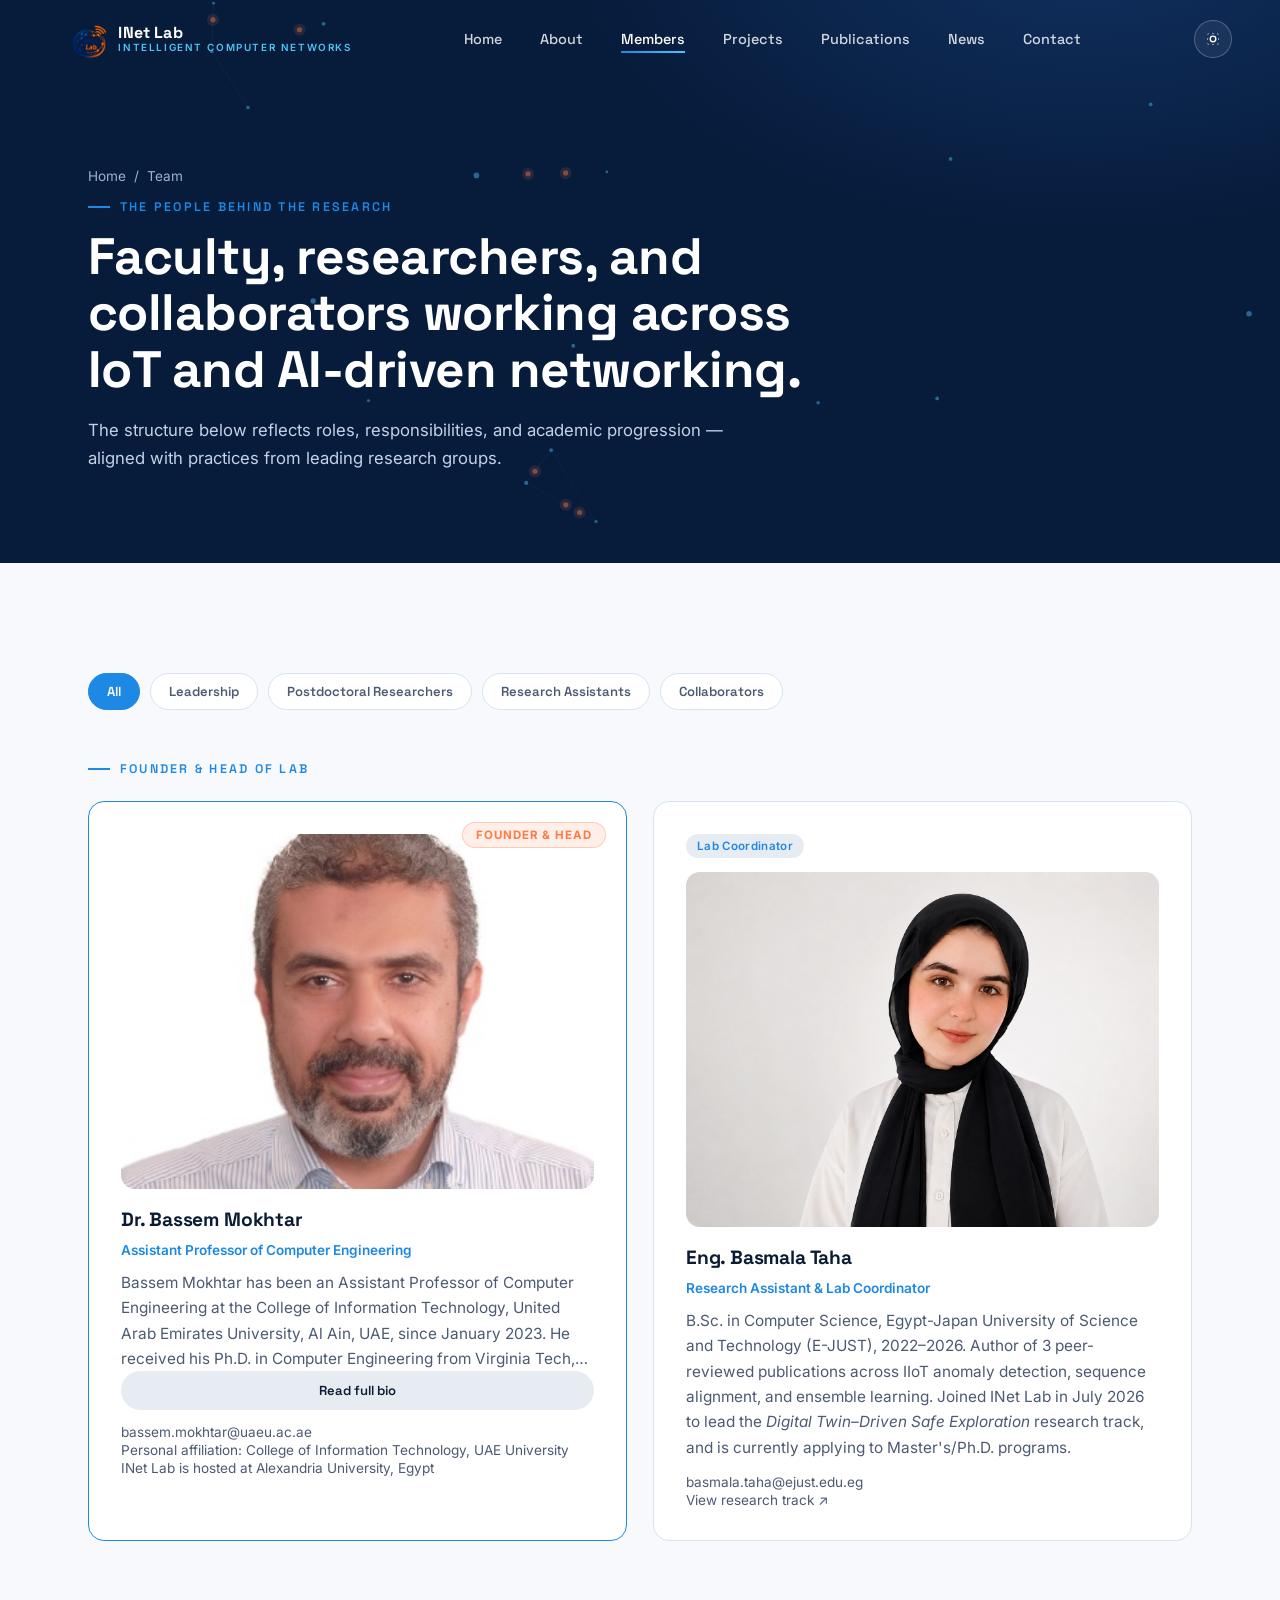
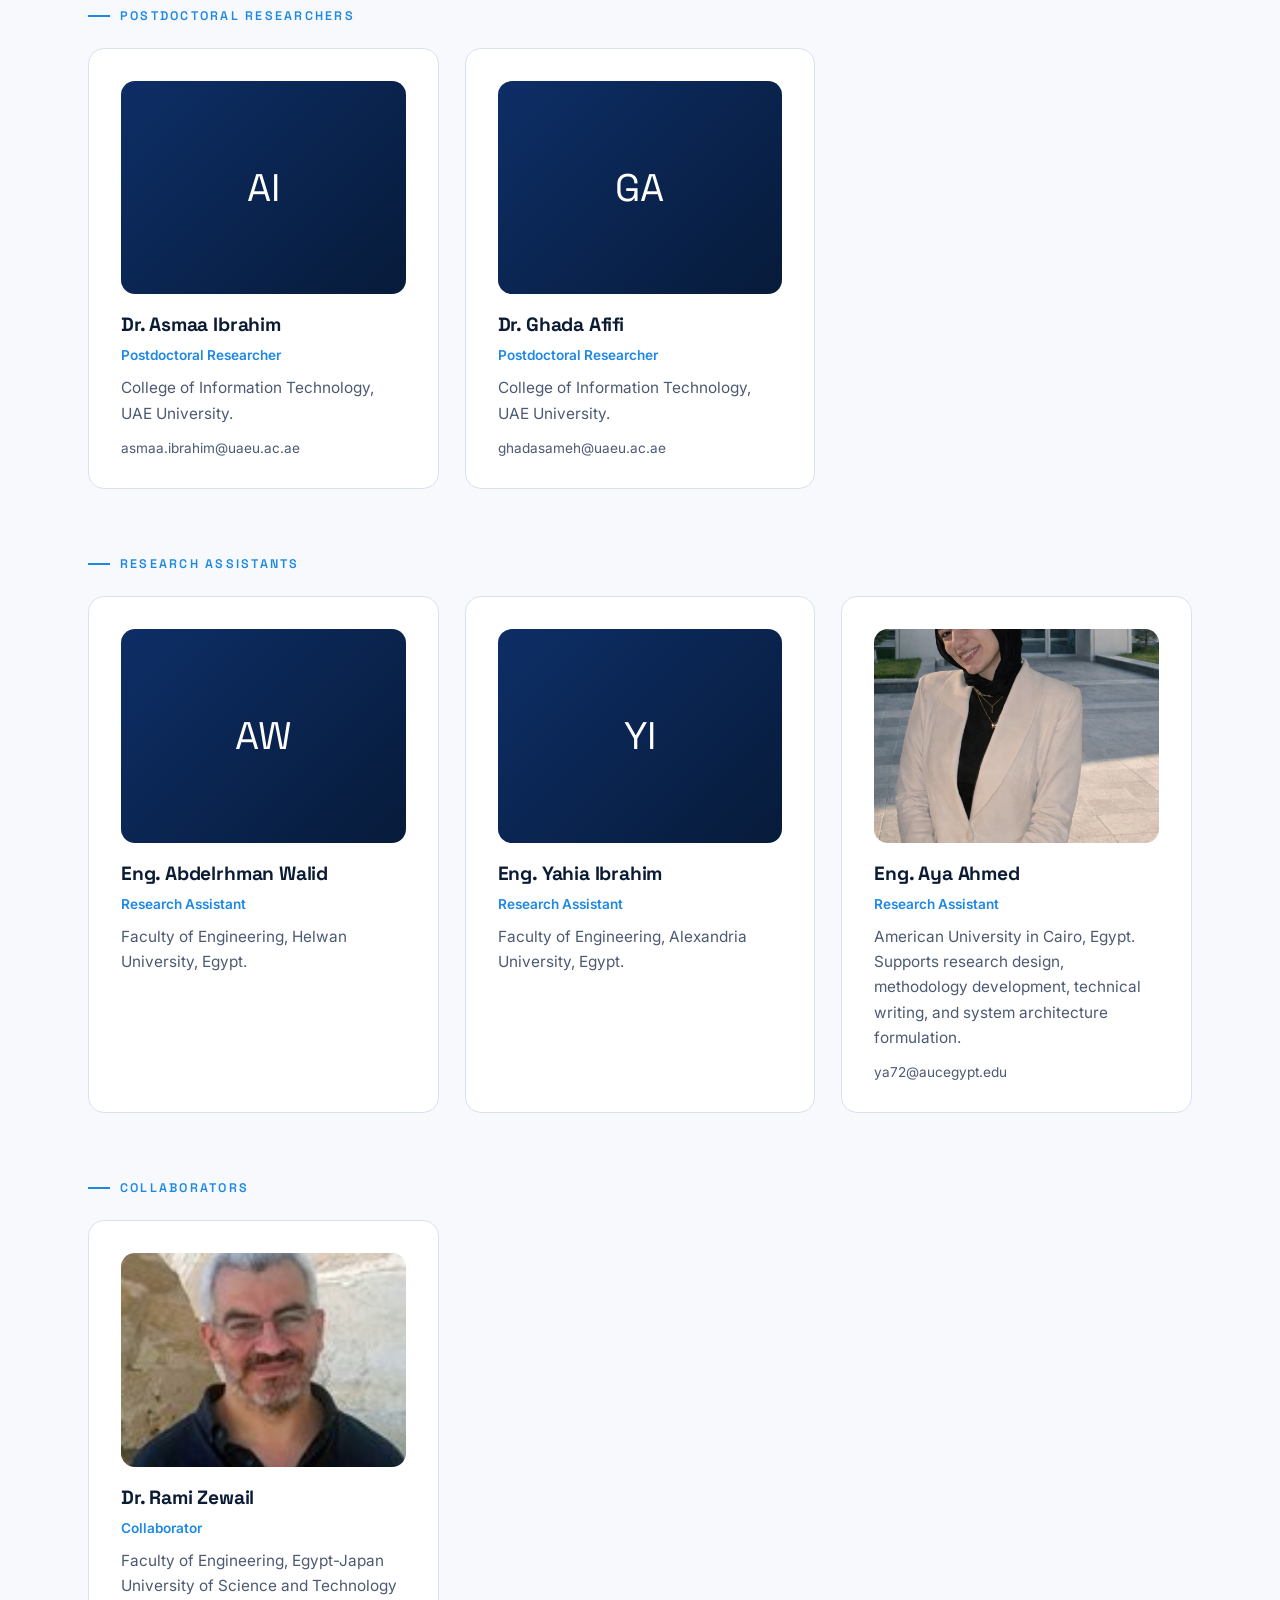
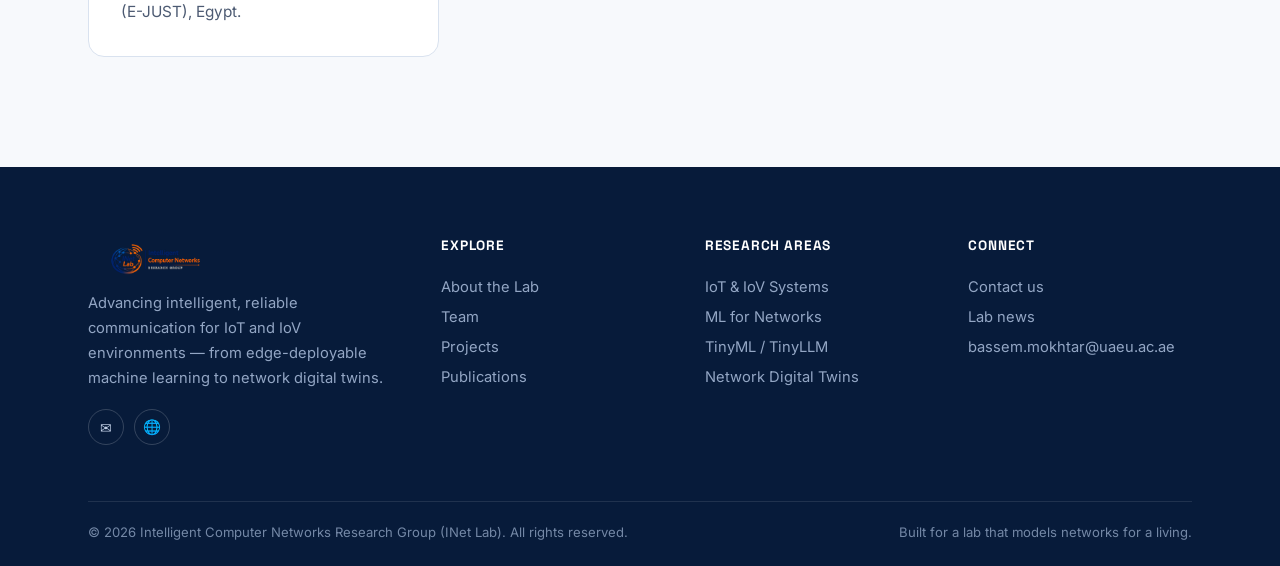
<file: members.html>
<!DOCTYPE html>
<html lang="en">
<head>
<meta charset="UTF-8">
<meta name="viewport" content="width=device-width, initial-scale=1.0">
<title>Team — INet Lab</title>
<meta name="description" content="Meet the faculty, researchers, and collaborators of the Intelligent Computer Networks Research Group.">
<link rel="icon" href="assets/images/inet-icon.png">
<link rel="preconnect" href="https://fonts.googleapis.com">
<link rel="preconnect" href="https://fonts.gstatic.com" crossorigin>
<link href="https://fonts.googleapis.com/css2?family=Space+Grotesk:wght@500;600;700&family=Inter:wght@400;500;600;700&display=swap" rel="stylesheet">
<link rel="stylesheet" href="css/style.css">
<link rel="stylesheet" href="css/animations.css">
<link rel="stylesheet" href="css/responsive.css">
<style>
  .member-card{ display:flex; flex-direction:column; }
  .member-photo{ width:100%; aspect-ratio:4/3; border-radius:14px; overflow:hidden; margin-bottom:20px; background:linear-gradient(135deg,var(--navy),var(--ink)); display:flex; align-items:center; justify-content:center; }
  .member-photo img{ width:100%; height:100%; object-fit:cover; }
  .member-initials{ color:#fff; font-family:var(--font-display); font-size:2.4rem; }
  .member-card.director{ border:1.5px solid var(--signal); position:relative; }
  .director-badge{ position:absolute; top:20px; right:20px; z-index:2; }
  .filter-bar{ display:flex; gap:10px; flex-wrap:wrap; margin-bottom:44px; }
  .filter-btn{ padding:9px 18px; border-radius:999px; border:1px solid var(--line); background:var(--white); font-family:var(--font-display); font-size:.82rem; font-weight:600; color:var(--text-soft); transition:all .25s ease; }
  .filter-btn.active, .filter-btn:hover{ background:var(--signal); color:#fff; border-color:var(--signal); }
  .member-role{ font-size:.85rem; color:var(--signal); font-weight:600; margin-top:2px; }
  .member-meta{ display:flex; flex-direction:column; gap:2px; margin-top:14px; font-size:.85rem; color:var(--text-soft); }
  .member-meta a:hover{ color:var(--signal); }
  .bio-clamp{ display:-webkit-box; -webkit-line-clamp:4; -webkit-box-orient:vertical; overflow:hidden; }
  .bio-clamp.expanded{ -webkit-line-clamp:unset; overflow:visible; }
</style>
</head>
<body data-page="members">

<div id="loading-screen"><div class="loader-mark"></div></div>
<div id="app-header"></div>

<section class="page-hero">
  <canvas></canvas>
  <div class="container page-hero-inner">
    <div class="crumbs"><a href="index.html">Home</a> / <span>Team</span></div>
    <span class="eyebrow">The people behind the research</span>
    <h1>Faculty, researchers, and collaborators working across IoT and AI-driven networking.</h1>
    <p>The structure below reflects roles, responsibilities, and academic progression — aligned with practices from leading research groups.</p>
  </div>
</section>

<section class="section">
  <div class="container">

    <div class="filter-bar" role="tablist" aria-label="Filter team by group">
      <button class="filter-btn active" data-filter="all">All</button>
      <button class="filter-btn" data-filter="leadership">Leadership</button>
      <button class="filter-btn" data-filter="postdoc">Postdoctoral Researchers</button>
      <button class="filter-btn" data-filter="assistants">Research Assistants</button>
      <button class="filter-btn" data-filter="collab">Collaborators</button>
    </div>

    <!-- Leadership -->
    <div class="member-row" data-group="leadership">
      <span class="eyebrow">Founder &amp; Head of Lab</span>
      <div class="grid grid-2" style="margin-top:24px;margin-bottom:60px;">
        <div class="card member-card tilt director" data-reveal>
          <span class="badge-soon director-badge">Founder &amp; Head</span>
          <div class="member-photo"><img src="assets/images/bassem-mokhtar.jpg" alt="Dr. Bassem Mokhtar"></div>
          <h3>Dr. Bassem Mokhtar</h3>
          <div class="member-role">Assistant Professor of Computer Engineering</div>
          <p class="bio-clamp" style="margin-top:12px;">Bassem Mokhtar has been an Assistant Professor of Computer Engineering at the College of Information Technology, United Arab Emirates University, Al Ain, UAE, since January 2023. He received his Ph.D. in Computer Engineering from Virginia Tech, USA, in 2014, and his B.Sc. and M.Sc. in Electrical Engineering from Alexandria University, Egypt, in 2004 and 2008. He is a senior member of IEEE. His research interests include embedding intelligence in networking operations, autonomic resilient networking, network semantics reasoning, and machine learning applications in computer networks. He has served as PI, Co-PI, and researcher on funded multidisciplinary projects spanning the Internet of Things, Internet of Vehicles, Software Defined Networking, sensor networks, nanotechnology, and flexible electronics, and reviews for venues including the IEEE Internet of Things Journal, IEEE Vehicular Technology Magazine, and the Elsevier Journal of Network and Computer Applications.</p>
          <button class="btn btn-ghost btn-sm bio-toggle">Read full bio</button>
          <div class="member-meta" style="margin-top:14px;">
            <a href="mailto:bassem.mokhtar@uaeu.ac.ae">bassem.mokhtar@uaeu.ac.ae</a>
            <span>Personal affiliation: College of Information Technology, UAE University</span>
            <span>INet Lab is hosted at Alexandria University, Egypt</span>
          </div>
        </div>

        <div class="card member-card tilt" data-reveal style="transition-delay:.08s;">
          <span class="tag" style="width:fit-content;">Lab Coordinator</span>
          <div class="member-photo" style="margin-top:14px;"><img src="assets/images/basmala-taha.png" alt="Eng. Basmala Taha"></div>
          <h3>Eng. Basmala Taha</h3>
          <div class="member-role">Research Assistant &amp; Lab Coordinator</div>
          <p style="margin-top:12px;">B.Sc. in Computer Science, Egypt-Japan University of Science and Technology (E-JUST), 2022–2026. Author of 3 peer-reviewed publications across IIoT anomaly detection, sequence alignment, and ensemble learning. Joined INet Lab in July 2026 to lead the <em>Digital Twin–Driven Safe Exploration</em> research track, and is currently applying to Master's/Ph.D. programs.</p>
          <div class="member-meta">
            <a href="mailto:basmala.taha@ejust.edu.eg">basmala.taha@ejust.edu.eg</a>
            <a href="projects.html">View research track ↗</a>
          </div>
        </div>
      </div>
    </div>

    <!-- Postdoctoral Researchers -->
    <div class="member-row" data-group="postdoc">
      <span class="eyebrow">Postdoctoral researchers</span>
      <div class="grid grid-3" style="margin-top:24px;margin-bottom:60px;">
        <div class="card member-card tilt" data-reveal>
          <div class="member-photo"><span class="member-initials">AI</span></div>
          <h3>Dr. Asmaa Ibrahim</h3>
          <div class="member-role">Postdoctoral Researcher</div>
          <p style="margin-top:12px;">College of Information Technology, UAE University.</p>
          <div class="member-meta">
            <a href="mailto:asmaa.ibrahim@uaeu.ac.ae">asmaa.ibrahim@uaeu.ac.ae</a>
          </div>
        </div>
        <div class="card member-card tilt" data-reveal style="transition-delay:.08s;">
          <div class="member-photo"><span class="member-initials">GA</span></div>
          <h3>Dr. Ghada Afifi</h3>
          <div class="member-role">Postdoctoral Researcher</div>
          <p style="margin-top:12px;">College of Information Technology, UAE University.</p>
          <div class="member-meta">
            <a href="mailto:ghadasameh@uaeu.ac.ae">ghadasameh@uaeu.ac.ae</a>
          </div>
        </div>
      </div>
    </div>

    <!-- Research Assistants -->
    <div class="member-row" data-group="assistants">
      <span class="eyebrow">Research assistants</span>
      <div class="grid grid-3" style="margin-top:24px;margin-bottom:60px;">
        <div class="card member-card tilt" data-reveal>
          <div class="member-photo"><span class="member-initials">AW</span></div>
          <h3>Eng. Abdelrhman Walid</h3>
          <div class="member-role">Research Assistant</div>
          <p style="margin-top:12px;">Faculty of Engineering, Helwan University, Egypt.</p>
        </div>
        <div class="card member-card tilt" data-reveal style="transition-delay:.08s;">
          <div class="member-photo"><span class="member-initials">YI</span></div>
          <h3>Eng. Yahia Ibrahim</h3>
          <div class="member-role">Research Assistant</div>
          <p style="margin-top:12px;">Faculty of Engineering, Alexandria University, Egypt.</p>
        </div>
        <div class="card member-card tilt" data-reveal style="transition-delay:.16s;">
          <div class="member-photo"><img src="assets/images/aya-ahmed.jpg" alt="Eng. Aya Ahmed"></div>
          <h3>Eng. Aya Ahmed</h3>
          <div class="member-role">Research Assistant</div>
          <p style="margin-top:12px;">American University in Cairo, Egypt. Supports research design, methodology development, technical writing, and system architecture formulation.</p>
          <div class="member-meta">
            <a href="mailto:ya72@aucegypt.edu">ya72@aucegypt.edu</a>
          </div>
        </div>
      </div>
    </div>

    <!-- Collaborators -->
    <div class="member-row" data-group="collab">
      <span class="eyebrow">Collaborators</span>
      <div class="grid grid-3" style="margin-top:24px;">
        <div class="card member-card tilt" data-reveal>
          <div class="member-photo"><img src="assets/images/rami-zewail.jpg" alt="Dr. Rami Zewail" onerror="this.parentElement.innerHTML='<span class=&quot;member-initials&quot;>RZ</span>'"></div>
          <h3>Dr. Rami Zewail</h3>
          <div class="member-role">Collaborator</div>
          <p style="margin-top:12px;">Faculty of Engineering, Egypt-Japan University of Science and Technology (E-JUST), Egypt.</p>
        </div>
      </div>
    </div>

  </div>
</section>

<div id="app-footer"></div>

<script src="js/components/layout.js"></script>
<script src="js/animations.js"></script>
<script src="js/main.js"></script>
<script>
document.addEventListener('layout:ready', function(){
  const btns = document.querySelectorAll('.filter-btn');
  const rows = document.querySelectorAll('.member-row');
  btns.forEach(btn=>{
    btn.addEventListener('click', ()=>{
      btns.forEach(b=>b.classList.remove('active'));
      btn.classList.add('active');
      const f = btn.getAttribute('data-filter');
      rows.forEach(r=>{
        r.style.display = (f==='all' || r.getAttribute('data-group')===f) ? '' : 'none';
      });
    });
  });

  const bioBtn = document.querySelector('.bio-toggle');
  if(bioBtn){
    bioBtn.addEventListener('click', ()=>{
      const bio = bioBtn.previousElementSibling;
      const open = bio.classList.toggle('expanded');
      bioBtn.textContent = open ? 'Show less' : 'Read full bio';
    });
  }
});
</script>
</body>
</html>
</file>
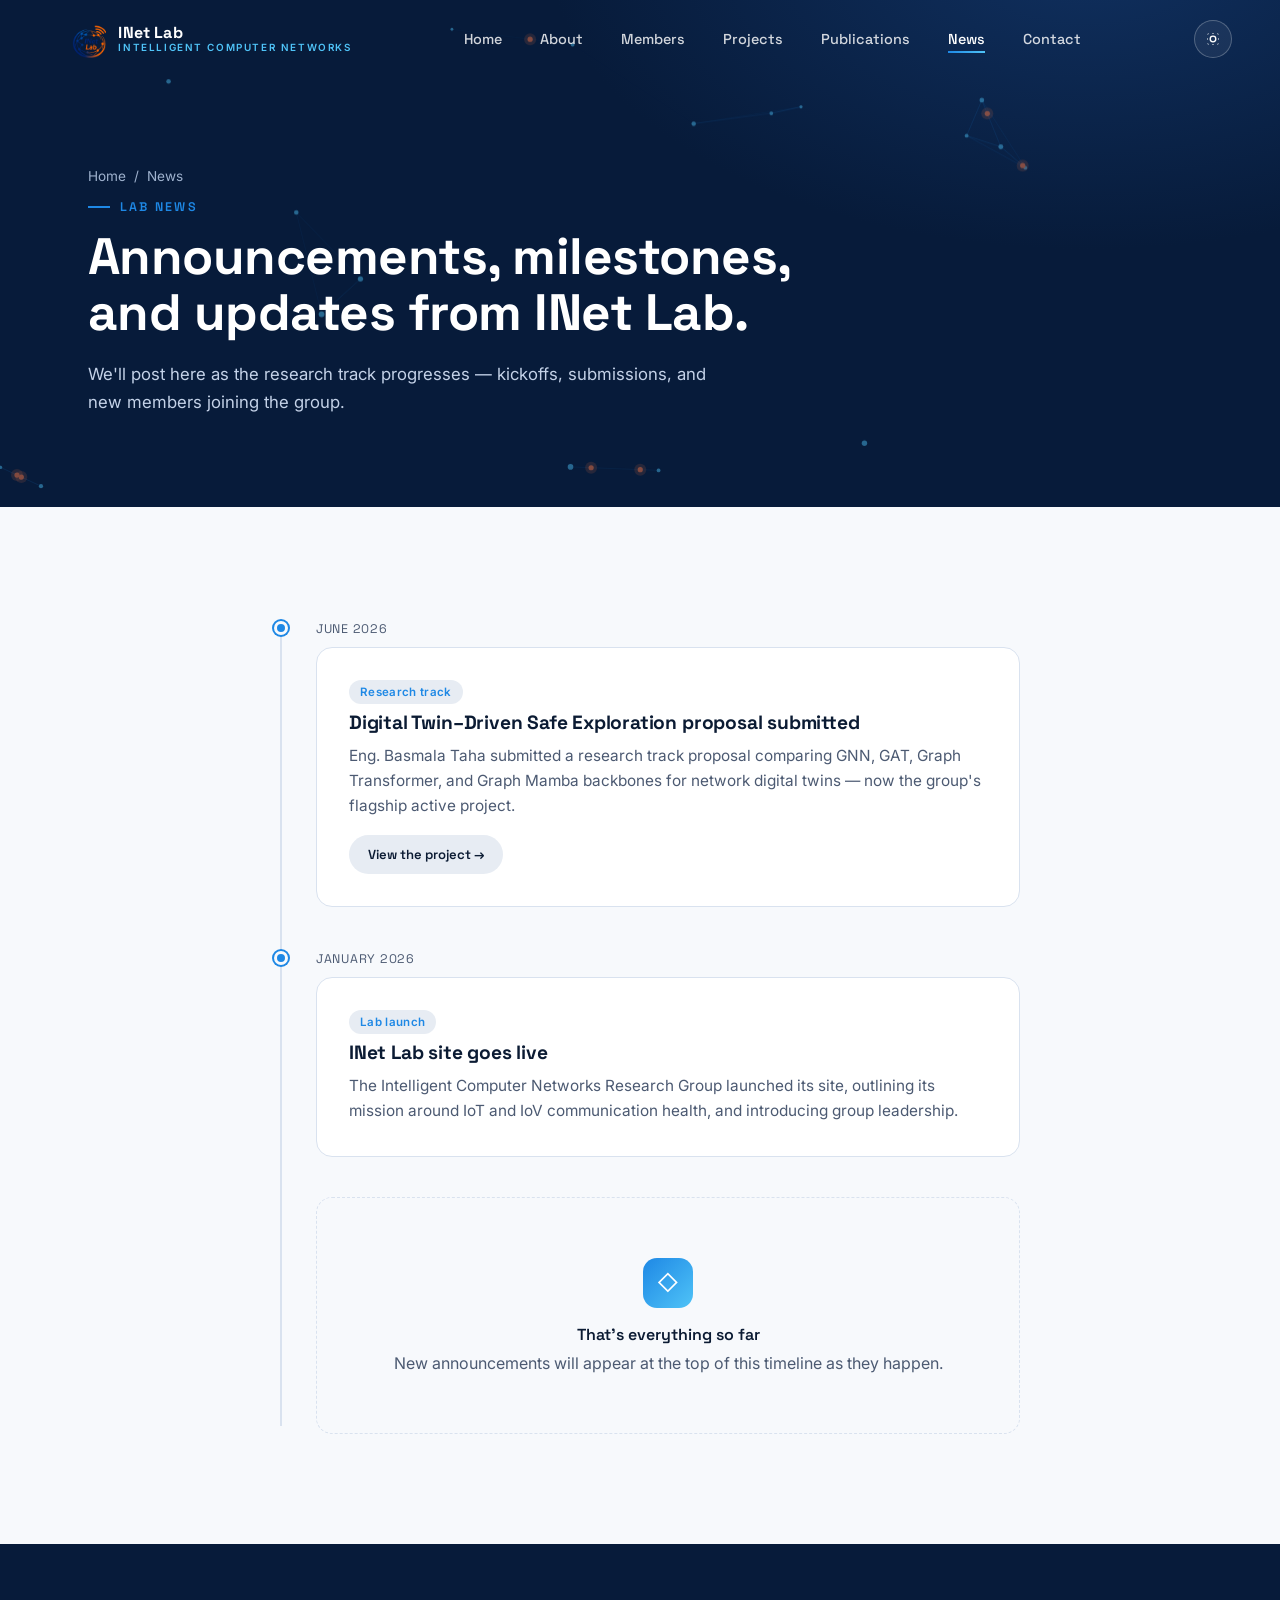
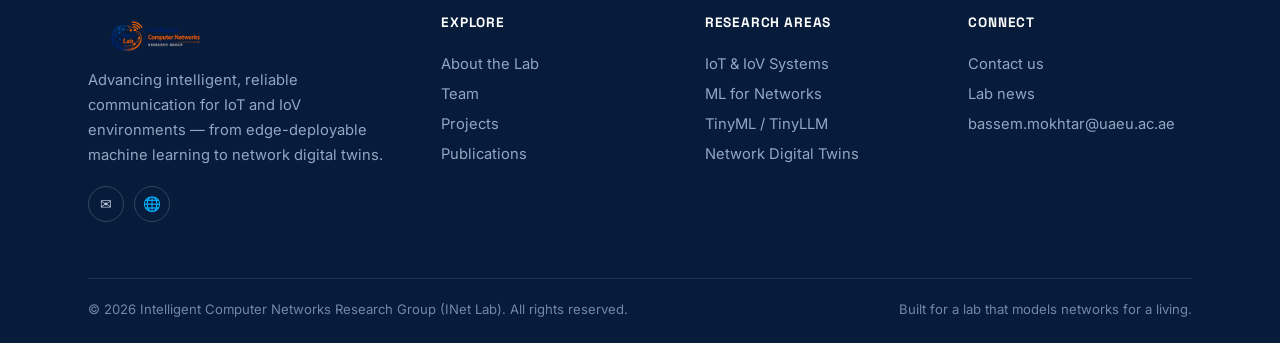
<file: news.html>
<!DOCTYPE html>
<html lang="en">
<head>
<meta charset="UTF-8">
<meta name="viewport" content="width=device-width, initial-scale=1.0">
<title>News — INet Lab</title>
<meta name="description" content="Announcements and updates from the Intelligent Computer Networks Research Group.">
<link rel="icon" href="assets/images/inet-icon.png">
<link rel="preconnect" href="https://fonts.googleapis.com">
<link rel="preconnect" href="https://fonts.gstatic.com" crossorigin>
<link href="https://fonts.googleapis.com/css2?family=Space+Grotesk:wght@500;600;700&family=Inter:wght@400;500;600;700&display=swap" rel="stylesheet">
<link rel="stylesheet" href="css/style.css">
<link rel="stylesheet" href="css/animations.css">
<link rel="stylesheet" href="css/responsive.css">
<style>
  .news-timeline{ max-width:760px; margin:0 auto; position:relative; }
  .news-timeline::before{ content:""; position:absolute; left:20px; top:8px; bottom:8px; width:2px; background:var(--line); }
  .news-item{ position:relative; padding-left:56px; margin-bottom:40px; }
  .news-item::before{ content:""; position:absolute; left:14px; top:4px; width:14px; height:14px; border-radius:50%; background:var(--signal); border:3px solid var(--paper); box-shadow:0 0 0 2px var(--signal); }
  .news-date{ font-size:.78rem; letter-spacing:.06em; text-transform:uppercase; color:var(--text-soft); font-family:var(--font-display); }
</style>
</head>
<body data-page="news">

<div id="loading-screen"><div class="loader-mark"></div></div>
<div id="app-header"></div>

<section class="page-hero">
  <canvas></canvas>
  <div class="container page-hero-inner">
    <div class="crumbs"><a href="index.html">Home</a> / <span>News</span></div>
    <span class="eyebrow">Lab news</span>
    <h1>Announcements, milestones, and updates from INet Lab.</h1>
    <p>We'll post here as the research track progresses — kickoffs, submissions, and new members joining the group.</p>
  </div>
</section>

<section class="section">
  <div class="container">
    <div class="news-timeline">

      <div class="news-item" data-reveal>
        <span class="news-date">June 2026</span>
        <div class="card" style="margin-top:10px;">
          <span class="tag">Research track</span>
          <h3 style="margin-top:12px;">Digital Twin–Driven Safe Exploration proposal submitted</h3>
          <p style="margin-top:8px;">Eng. Basmala Taha submitted a research track proposal comparing GNN, GAT, Graph Transformer, and Graph Mamba backbones for network digital twins — now the group's flagship active project.</p>
          <a href="projects.html" class="btn btn-ghost btn-sm" style="margin-top:16px;">View the project →</a>
        </div>
      </div>

      <div class="news-item" data-reveal style="transition-delay:.08s;">
        <span class="news-date">January 2026</span>
        <div class="card" style="margin-top:10px;">
          <span class="tag">Lab launch</span>
          <h3 style="margin-top:12px;">INet Lab site goes live</h3>
          <p style="margin-top:8px;">The Intelligent Computer Networks Research Group launched its site, outlining its mission around IoT and IoV communication health, and introducing group leadership.</p>
        </div>
      </div>

      <div class="empty-state" data-reveal style="margin-top:20px;margin-left:56px;">
        <div class="card-icon" style="margin:0 auto 16px;">◇</div>
        <p style="font-family:var(--font-display);color:var(--text);font-weight:600;margin-bottom:8px;">That's everything so far</p>
        <p>New announcements will appear at the top of this timeline as they happen.</p>
      </div>

    </div>
  </div>
</section>

<div id="app-footer"></div>

<script src="js/components/layout.js"></script>
<script src="js/animations.js"></script>
<script src="js/main.js"></script>
</body>
</html>
</file>
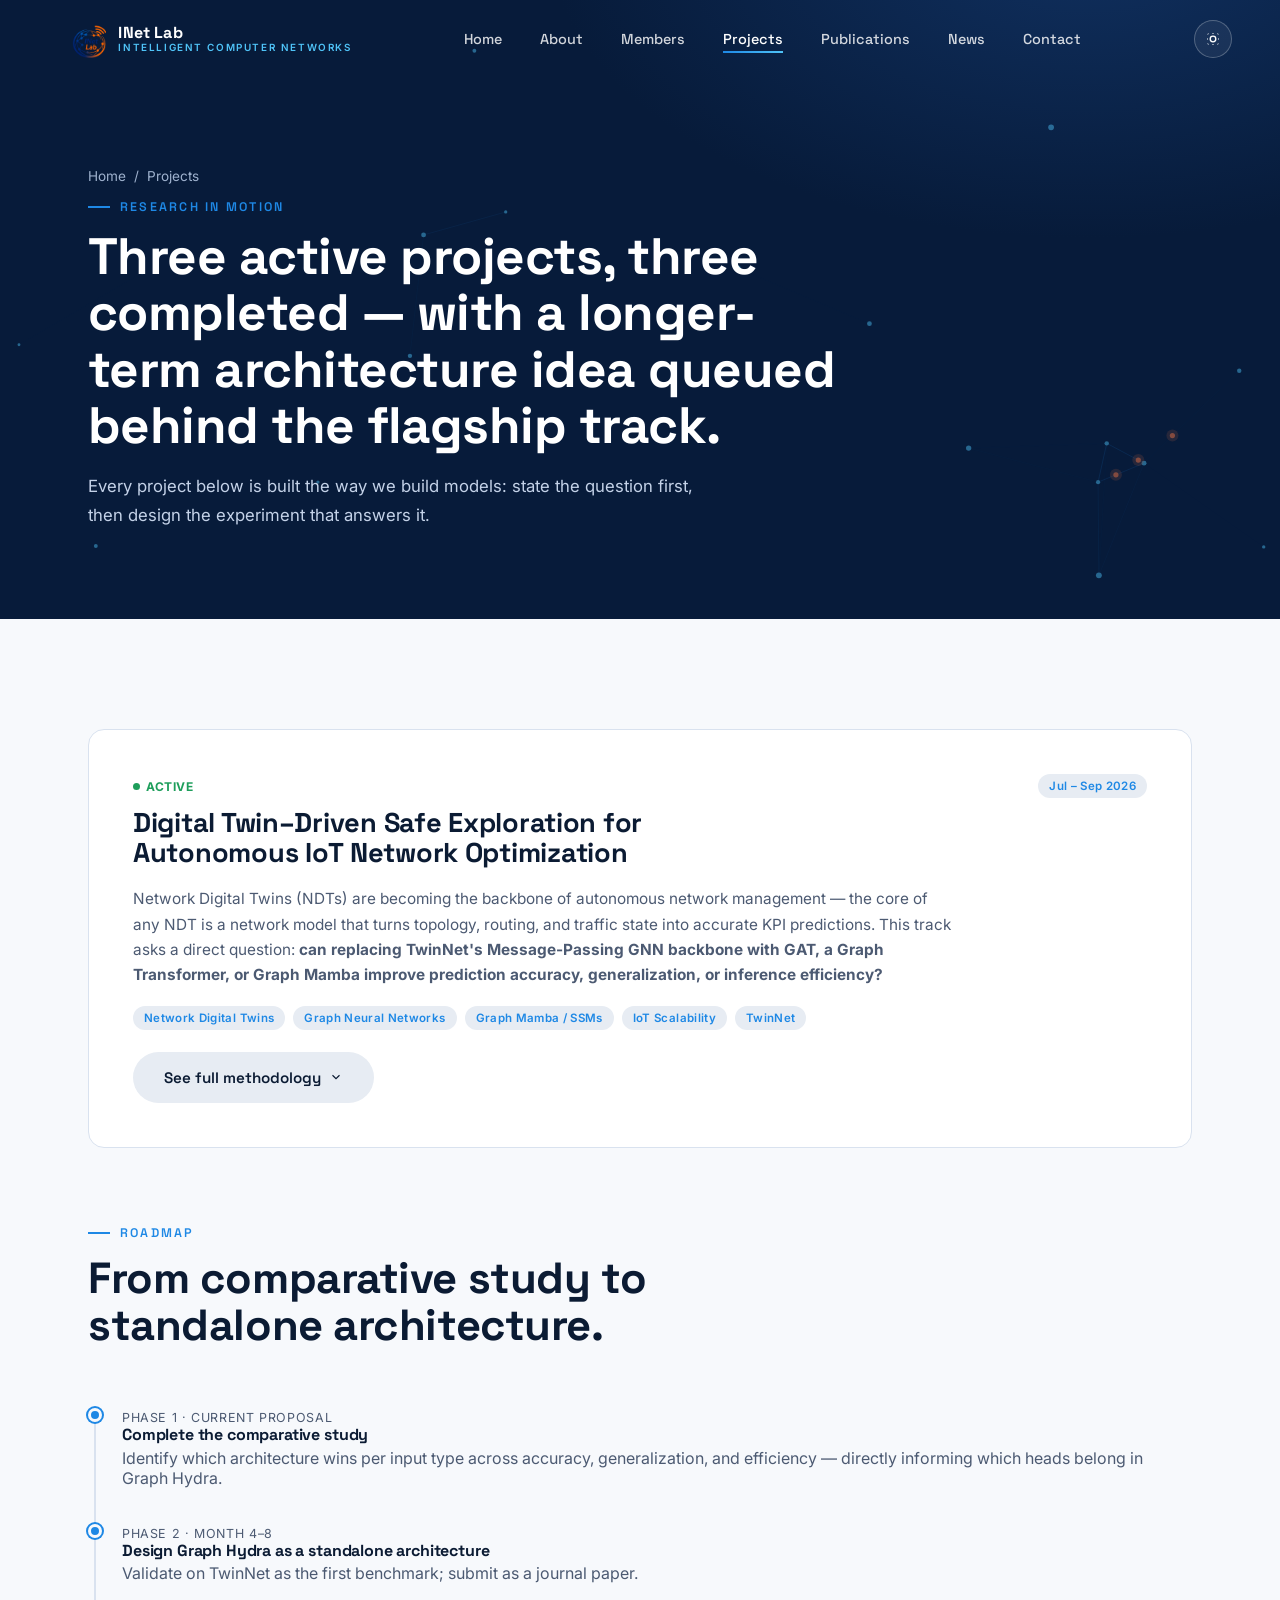
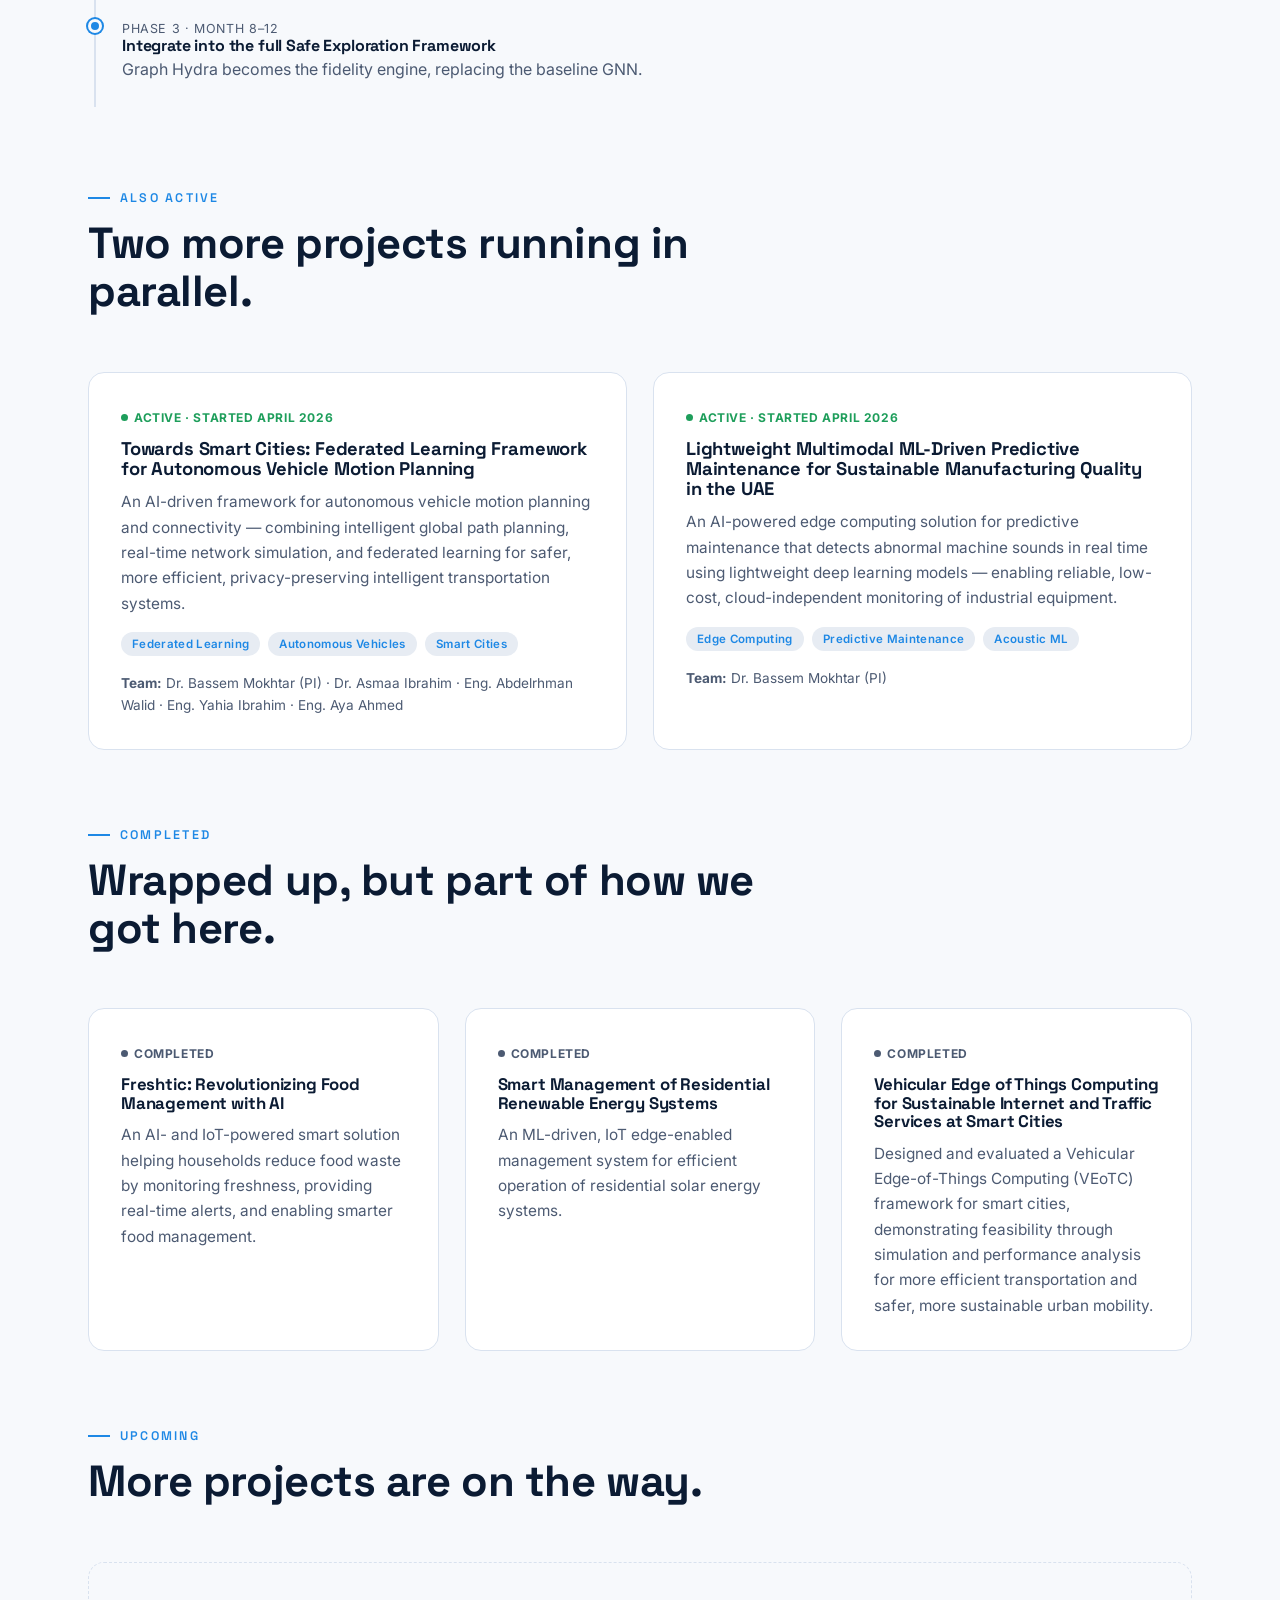
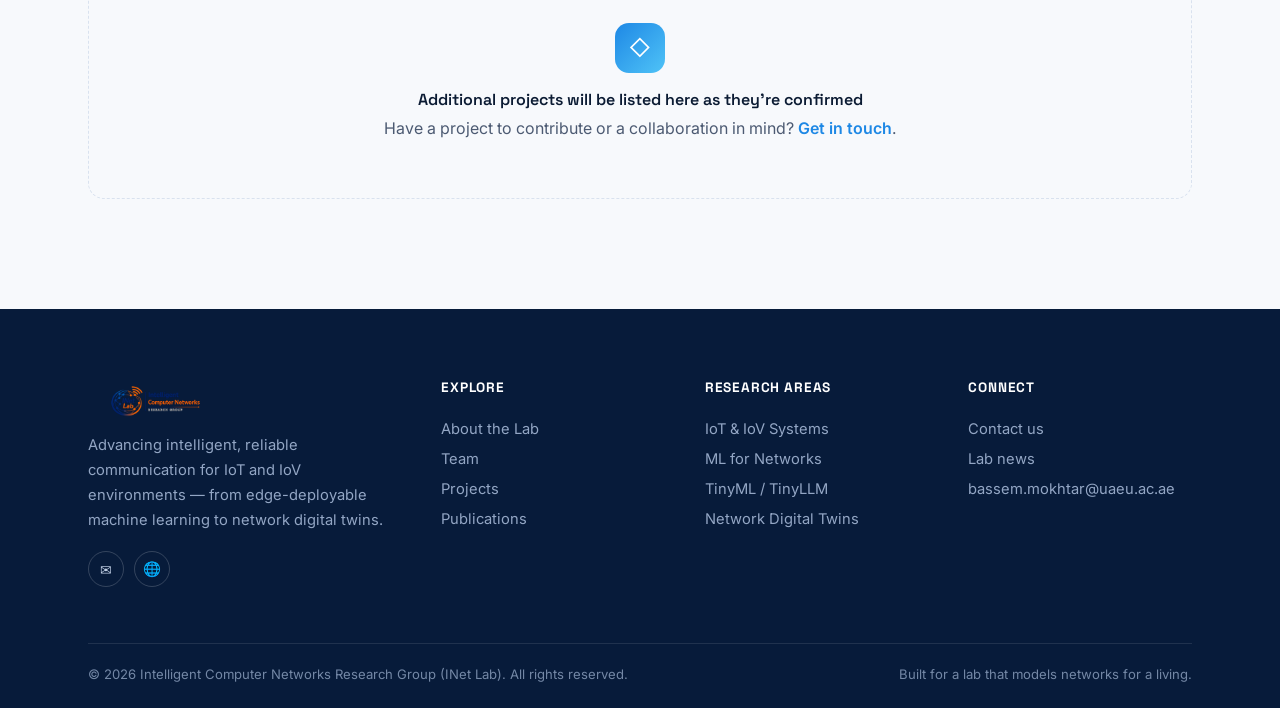
<file: projects.html>
<!DOCTYPE html>
<html lang="en">
<head>
<meta charset="UTF-8">
<meta name="viewport" content="width=device-width, initial-scale=1.0">
<title>Projects — INet Lab</title>
<meta name="description" content="Active and upcoming research projects from the Intelligent Computer Networks Research Group, including the Digital Twin-Driven Safe Exploration track.">
<link rel="icon" href="assets/images/inet-icon.png">
<link rel="preconnect" href="https://fonts.googleapis.com">
<link rel="preconnect" href="https://fonts.gstatic.com" crossorigin>
<link href="https://fonts.googleapis.com/css2?family=Space+Grotesk:wght@500;600;700&family=Inter:wght@400;500;600;700&display=swap" rel="stylesheet">
<link rel="stylesheet" href="css/style.css">
<link rel="stylesheet" href="css/animations.css">
<link rel="stylesheet" href="css/responsive.css">
<style>
  .timeline{ position:relative; padding-left:34px; }
  .timeline::before{ content:""; position:absolute; left:6px; top:6px; bottom:6px; width:2px; background:var(--line); }
  .t-step{ position:relative; padding-bottom:34px; }
  .t-step::before{ content:""; position:absolute; left:-34px; top:2px; width:14px; height:14px; border-radius:50%; background:var(--signal); border:3px solid var(--paper); box-shadow:0 0 0 2px var(--signal); }
  .t-step h4{ font-family:var(--font-display); font-size:1rem; margin-bottom:4px; }
  .t-step span.when{ font-size:.78rem; color:var(--text-soft); text-transform:uppercase; letter-spacing:.05em; }
  .details{ overflow:hidden; max-height:0; transition:max-height .5s var(--ease); }
  .details.open{ max-height:2400px; }
  .expand-btn{ display:inline-flex; align-items:center; gap:8px; margin-top:22px; }
  .expand-btn svg{ width:14px; transition:transform .3s ease; }
  .expand-btn.open svg{ transform:rotate(180deg); }
  .rq-table{ width:100%; border-collapse:collapse; margin-top:16px; }
  .rq-table th, .rq-table td{ text-align:left; padding:12px 14px; border-bottom:1px solid var(--line); font-size:.92rem; vertical-align:top; }
  .rq-table th{ font-family:var(--font-display); font-size:.78rem; letter-spacing:.06em; text-transform:uppercase; color:var(--text-soft); }
  .status-active{ display:inline-flex; align-items:center; gap:6px; font-size:.75rem; font-weight:700; letter-spacing:.05em; text-transform:uppercase; color:#1E9E5B; }
  .status-active::before{ content:""; width:7px; height:7px; border-radius:50%; background:#1E9E5B; }
  .status-planned{ display:inline-flex; align-items:center; gap:6px; font-size:.75rem; font-weight:700; letter-spacing:.05em; text-transform:uppercase; color:var(--text-soft); }
  .status-planned::before{ content:""; width:7px; height:7px; border-radius:50%; background:var(--text-soft); }
</style>
</head>
<body data-page="projects">

<div id="loading-screen"><div class="loader-mark"></div></div>
<div id="app-header"></div>

<section class="page-hero">
  <canvas></canvas>
  <div class="container page-hero-inner">
    <div class="crumbs"><a href="index.html">Home</a> / <span>Projects</span></div>
    <span class="eyebrow">Research in motion</span>
    <h1>Three active projects, three completed — with a longer-term architecture idea queued behind the flagship track.</h1>
    <p>Every project below is built the way we build models: state the question first, then design the experiment that answers it.</p>
  </div>
</section>

<section class="section">
  <div class="container">

    <!-- ================= FLAGSHIP PROJECT CARD ================= -->
    <div class="card glow-border" data-reveal style="padding:44px;">
      <div style="display:flex;justify-content:space-between;align-items:flex-start;flex-wrap:wrap;gap:16px;">
        <div>
          <span class="status-active">Active</span>
          <h2 style="margin-top:14px;font-size:1.7rem;max-width:680px;">Digital Twin–Driven Safe Exploration for Autonomous IoT Network Optimization</h2>
        </div>
        <div style="text-align:right;">
          <span class="tag">Jul – Sep 2026</span>
        </div>
      </div>
      <p style="margin-top:18px;max-width:820px;">Network Digital Twins (NDTs) are becoming the backbone of autonomous network management — the core of any NDT is a network model that turns topology, routing, and traffic state into accurate KPI predictions. This track asks a direct question: <strong>can replacing TwinNet's Message-Passing GNN backbone with GAT, a Graph Transformer, or Graph Mamba improve prediction accuracy, generalization, or inference efficiency?</strong></p>

      <div class="tag-row" style="margin-top:18px;">
        <span class="tag">Network Digital Twins</span>
        <span class="tag">Graph Neural Networks</span>
        <span class="tag">Graph Mamba / SSMs</span>
        <span class="tag">IoT Scalability</span>
        <span class="tag">TwinNet</span>
      </div>

      <button class="btn btn-ghost expand-btn" id="expand-project" aria-expanded="false">
        See full methodology
        <svg viewBox="0 0 24 24" fill="none" stroke="currentColor" stroke-width="2"><path d="M6 9l6 6 6-6"/></svg>
      </button>

      <div class="details" id="project-details">
        <div style="margin-top:36px;">
          <span class="eyebrow">Why it matters</span>
          <p style="margin-top:14px;">TwinNet (Ferriol-Galmés et al., 2022) is the leading open-source NDT for QoS-aware optimization, generalizing well across unseen topologies with a Message-Passing GNN. Since then, GAT, Graph Transformers, and Graph Mamba have each claimed to fix a limitation of standard message passing — but none had been systematically evaluated on a network digital twin task before this study.</p>
        </div>

        <div style="margin-top:36px;">
          <span class="eyebrow">Research questions</span>
          <table class="rq-table">
            <thead><tr><th>RQ</th><th>Question</th><th>Why it matters</th></tr></thead>
            <tbody>
              <tr><td>RQ1</td><td>Does architecture choice affect prediction accuracy on TwinNet's benchmark scenarios?</td><td>Justifies replacing the original backbone with a better-performing alternative.</td></tr>
              <tr><td>RQ2</td><td>How well does each architecture generalize to unseen topologies?</td><td>Generalization is TwinNet's core claim — does a new architecture help or hurt it?</td></tr>
              <tr><td>RQ3</td><td>What are the computational trade-offs across architectures?</td><td>NDTs must run in real time — inference speed is a hard constraint.</td></tr>
              <tr><td>RQ4</td><td>Does Graph Mamba's linear complexity help on large IoT topologies vs. a Transformer?</td><td>Tests the scalability claim of state-space graph models in networking.</td></tr>
            </tbody>
          </table>
        </div>

        <div style="margin-top:36px;">
          <span class="eyebrow">Experimental pipeline</span>
          <div class="grid grid-4" style="margin-top:18px;">
            <div class="card" style="padding:22px;"><b style="font-family:var(--font-display);color:var(--signal);">01</b><h3 style="font-size:.98rem;margin-top:10px;">Dataset</h3><p style="font-size:.88rem;">106 real-world topologies, OMNeT++ ground truth for delay, jitter, loss, and queue stats.</p></div>
            <div class="card" style="padding:22px;"><b style="font-family:var(--font-display);color:var(--signal);">02</b><h3 style="font-size:.98rem;margin-top:10px;">Preprocessing</h3><p style="font-size:.88rem;">Topology, traffic matrix, and routing configuration converted into PyTorch Geometric graph objects.</p></div>
            <div class="card" style="padding:22px;"><b style="font-family:var(--font-display);color:var(--signal);">03</b><h3 style="font-size:.98rem;margin-top:10px;">Architecture swap</h3><p style="font-size:.88rem;">Only the model backbone changes across four runs — dataset and optimizer stay fixed.</p></div>
            <div class="card" style="padding:22px;"><b style="font-family:var(--font-display);color:var(--signal);">04</b><h3 style="font-size:.98rem;margin-top:10px;">Evaluation</h3><p style="font-size:.88rem;">MAPE, unseen-topology generalization, inference latency, training time, and memory.</p></div>
          </div>
        </div>

        <div style="margin-top:36px;">
          <span class="eyebrow">Models under comparison</span>
          <table class="rq-table">
            <thead><tr><th>Model</th><th>Family</th><th>Key mechanism</th></tr></thead>
            <tbody>
              <tr><td>TwinNet‑GNN</td><td>Message-Passing GNN</td><td>Aggregates neighbor messages — baseline, no attention.</td></tr>
              <tr><td>TwinNet‑GAT</td><td>Graph Attention</td><td>Learned edge-level attention weights.</td></tr>
              <tr><td>TwinNet‑GT</td><td>Graph Transformer</td><td>Global self-attention over all nodes.</td></tr>
              <tr><td>TwinNet‑Mamba <span class="tag" style="margin-left:6px;">★ key candidate</span></td><td>Graph Mamba (SSM)</td><td>Selective state space — linear O(N) complexity.</td></tr>
            </tbody>
          </table>
        </div>

        <div style="margin-top:36px;">
          <span class="eyebrow">IoT-scale extension</span>
          <p style="margin-top:14px;">Beyond TwinNet's original dataset, the study generates a Mininet-based IoT topology set (10–50 nodes, MQTT/CoAP traffic from CICIoT2023) to test behavior specifically at IoT scale.</p>
        </div>

        <div style="margin-top:36px;background:var(--mist);border-radius:var(--radius-md);padding:28px;">
          <span class="badge-soon">Future direction — post-conference</span>
          <h3 style="margin-top:14px;">Graph Hydra: dynamic expert selection over specialized graph heads</h3>
          <p style="margin-top:12px;">TwinNet actually carries four different kinds of signal at once — topology, traffic, routing, and queue state — each suited to a different architecture. Graph Hydra's proposal: give each stream its own specialist head (structural GNN, temporal Mamba, path-aware Transformer, local GAT), then use a lightweight controller to decide which heads matter for the current network state, rather than always running all of them. If the comparative study confirms which architecture wins per input type, Graph Hydra becomes the natural Phase 2.</p>
        </div>
      </div>
    </div>

    <!-- ================= ROADMAP TIMELINE ================= -->
    <div style="margin-top:70px;">
      <div class="section-head">
        <span class="eyebrow">Roadmap</span>
        <h2>From comparative study to standalone architecture.</h2>
      </div>
      <div class="timeline">
        <div class="t-step" data-reveal>
          <span class="when">Phase 1 · Current proposal</span>
          <h4>Complete the comparative study</h4>
          <p style="color:var(--text-soft);">Identify which architecture wins per input type across accuracy, generalization, and efficiency — directly informing which heads belong in Graph Hydra.</p>
        </div>
        <div class="t-step" data-reveal style="transition-delay:.08s;">
          <span class="when">Phase 2 · Month 4–8</span>
          <h4>Design Graph Hydra as a standalone architecture</h4>
          <p style="color:var(--text-soft);">Validate on TwinNet as the first benchmark; submit as a journal paper.</p>
        </div>
        <div class="t-step" data-reveal style="transition-delay:.16s;">
          <span class="when">Phase 3 · Month 8–12</span>
          <h4>Integrate into the full Safe Exploration Framework</h4>
          <p style="color:var(--text-soft);">Graph Hydra becomes the fidelity engine, replacing the baseline GNN.</p>
        </div>
      </div>
    </div>

    <!-- ================= OTHER ACTIVE PROJECTS ================= -->
    <div style="margin-top:70px;">
      <div class="section-head">
        <span class="eyebrow">Also active</span>
        <h2>Two more projects running in parallel.</h2>
      </div>
      <div class="grid grid-2">
        <div class="card tilt icon-rotate" data-reveal>
          <span class="status-active">Active · Started April 2026</span>
          <h3 style="margin-top:14px;font-size:1.15rem;">Towards Smart Cities: Federated Learning Framework for Autonomous Vehicle Motion Planning</h3>
          <p style="margin-top:10px;">An AI-driven framework for autonomous vehicle motion planning and connectivity — combining intelligent global path planning, real-time network simulation, and federated learning for safer, more efficient, privacy-preserving intelligent transportation systems.</p>
          <div class="tag-row">
            <span class="tag">Federated Learning</span>
            <span class="tag">Autonomous Vehicles</span>
            <span class="tag">Smart Cities</span>
          </div>
          <p style="margin-top:16px;font-size:.85rem;color:var(--text-soft);"><strong>Team:</strong> Dr. Bassem Mokhtar (PI) · Dr. Asmaa Ibrahim · Eng. Abdelrhman Walid · Eng. Yahia Ibrahim · Eng. Aya Ahmed</p>
        </div>
        <div class="card tilt icon-rotate" data-reveal style="transition-delay:.08s;">
          <span class="status-active">Active · Started April 2026</span>
          <h3 style="margin-top:14px;font-size:1.15rem;">Lightweight Multimodal ML-Driven Predictive Maintenance for Sustainable Manufacturing Quality in the UAE</h3>
          <p style="margin-top:10px;">An AI-powered edge computing solution for predictive maintenance that detects abnormal machine sounds in real time using lightweight deep learning models — enabling reliable, low-cost, cloud-independent monitoring of industrial equipment.</p>
          <div class="tag-row">
            <span class="tag">Edge Computing</span>
            <span class="tag">Predictive Maintenance</span>
            <span class="tag">Acoustic ML</span>
          </div>
          <p style="margin-top:16px;font-size:.85rem;color:var(--text-soft);"><strong>Team:</strong> Dr. Bassem Mokhtar (PI)</p>
        </div>
      </div>
    </div>

    <!-- ================= COMPLETED PROJECTS ================= -->
    <div style="margin-top:70px;">
      <div class="section-head">
        <span class="eyebrow">Completed</span>
        <h2>Wrapped up, but part of how we got here.</h2>
      </div>
      <div class="grid grid-3">
        <div class="card tilt" data-reveal>
          <span class="status-planned" style="color:var(--text-soft);">Completed</span>
          <h3 style="margin-top:14px;font-size:1.05rem;">Freshtic: Revolutionizing Food Management with AI</h3>
          <p style="margin-top:10px;">An AI- and IoT-powered smart solution helping households reduce food waste by monitoring freshness, providing real-time alerts, and enabling smarter food management.</p>
        </div>
        <div class="card tilt" data-reveal style="transition-delay:.08s;">
          <span class="status-planned" style="color:var(--text-soft);">Completed</span>
          <h3 style="margin-top:14px;font-size:1.05rem;">Smart Management of Residential Renewable Energy Systems</h3>
          <p style="margin-top:10px;">An ML-driven, IoT edge-enabled management system for efficient operation of residential solar energy systems.</p>
        </div>
        <div class="card tilt" data-reveal style="transition-delay:.16s;">
          <span class="status-planned" style="color:var(--text-soft);">Completed</span>
          <h3 style="margin-top:14px;font-size:1.05rem;">Vehicular Edge of Things Computing for Sustainable Internet and Traffic Services at Smart Cities</h3>
          <p style="margin-top:10px;">Designed and evaluated a Vehicular Edge-of-Things Computing (VEoTC) framework for smart cities, demonstrating feasibility through simulation and performance analysis for more efficient transportation and safer, more sustainable urban mobility.</p>
        </div>
      </div>
    </div>

    <!-- ================= UPCOMING PROJECTS PLACEHOLDER ================= -->
    <div style="margin-top:70px;">
      <div class="section-head">
        <span class="eyebrow">Upcoming</span>
        <h2>More projects are on the way.</h2>
      </div>
      <div class="empty-state">
        <div class="card-icon" style="margin:0 auto 16px;">◇</div>
        <p style="font-family:var(--font-display);color:var(--text);font-weight:600;margin-bottom:8px;">Additional projects will be listed here as they're confirmed</p>
        <p>Have a project to contribute or a collaboration in mind? <a href="contact.html" style="color:var(--signal);font-weight:600;">Get in touch</a>.</p>
      </div>
    </div>

  </div>
</section>

<div id="app-footer"></div>

<script src="js/components/layout.js"></script>
<script src="js/animations.js"></script>
<script src="js/main.js"></script>
<script>
document.addEventListener('layout:ready', function(){
  const btn = document.getElementById('expand-project');
  const details = document.getElementById('project-details');
  btn.addEventListener('click', ()=>{
    const open = details.classList.toggle('open');
    btn.classList.toggle('open', open);
    btn.setAttribute('aria-expanded', open);
    btn.childNodes[0].textContent = open ? 'Hide full methodology ' : 'See full methodology ';
  });
});
</script>
</body>
</html>
</file>
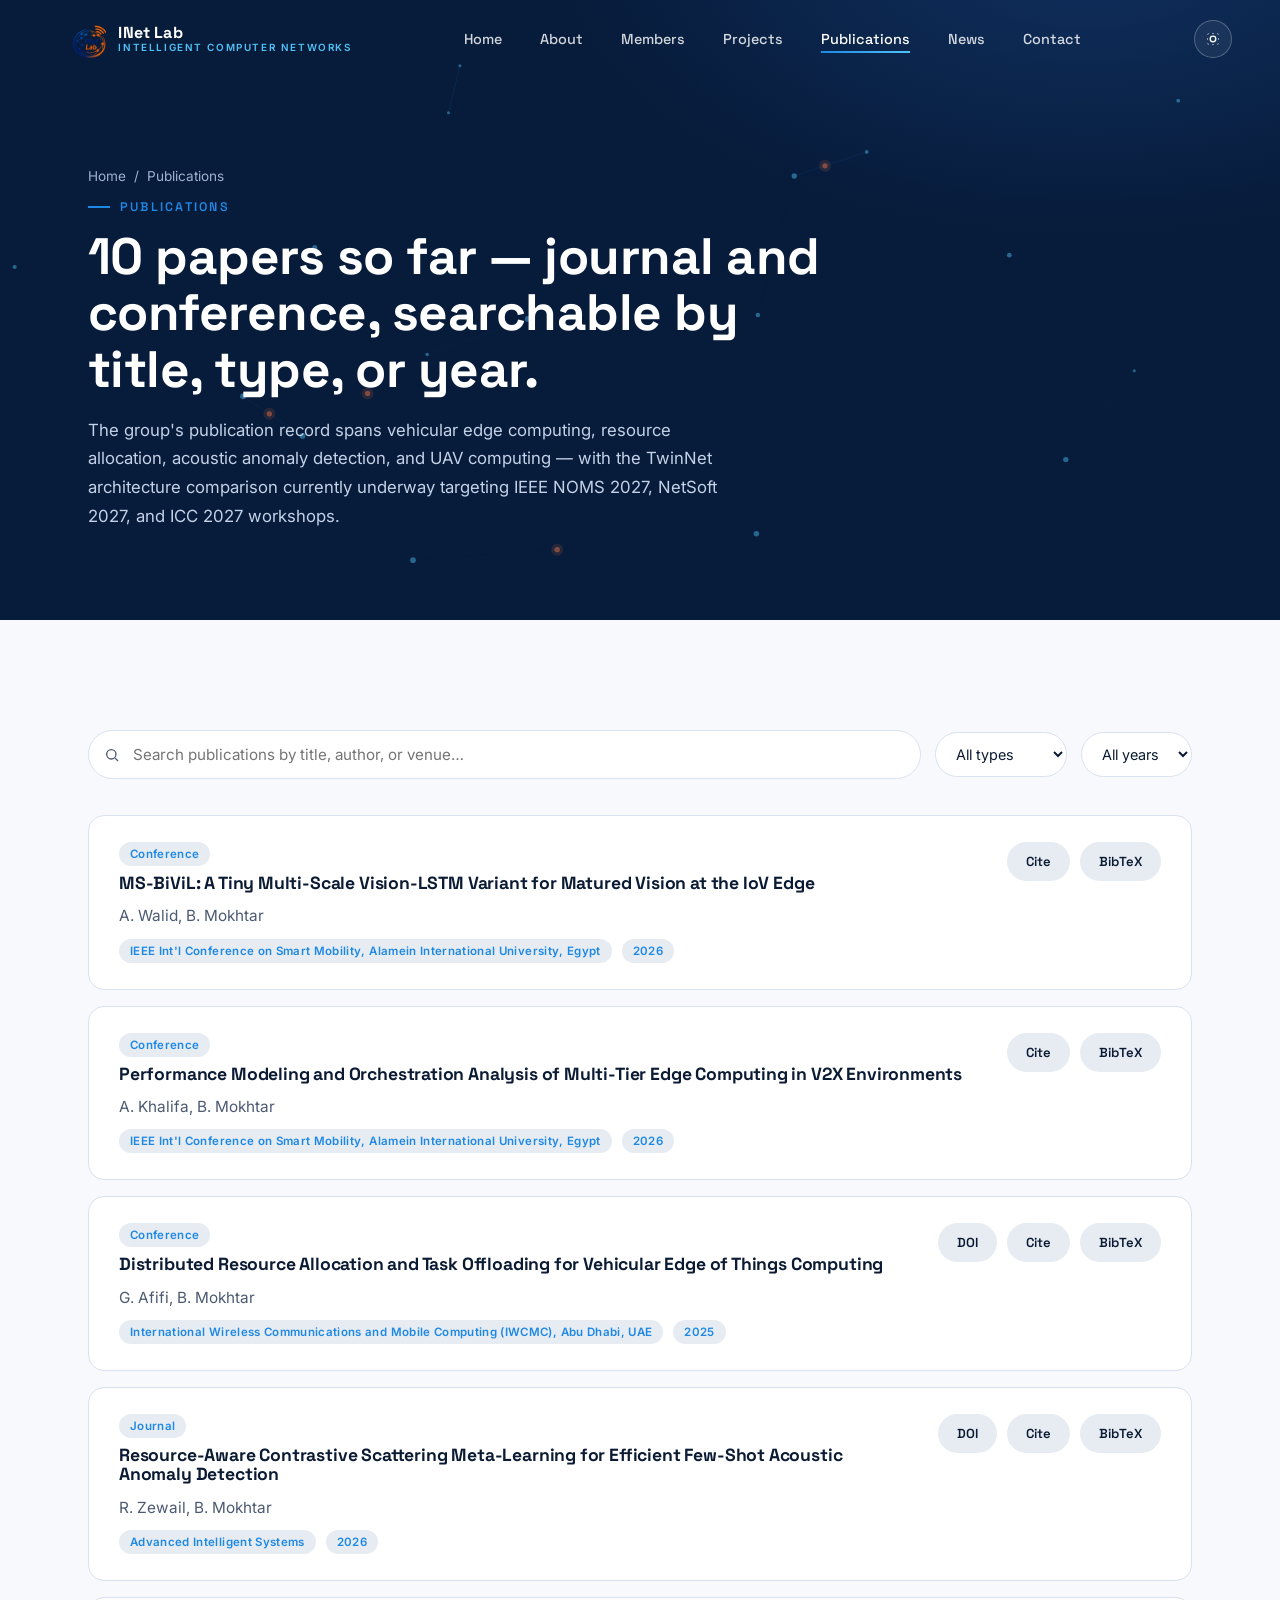
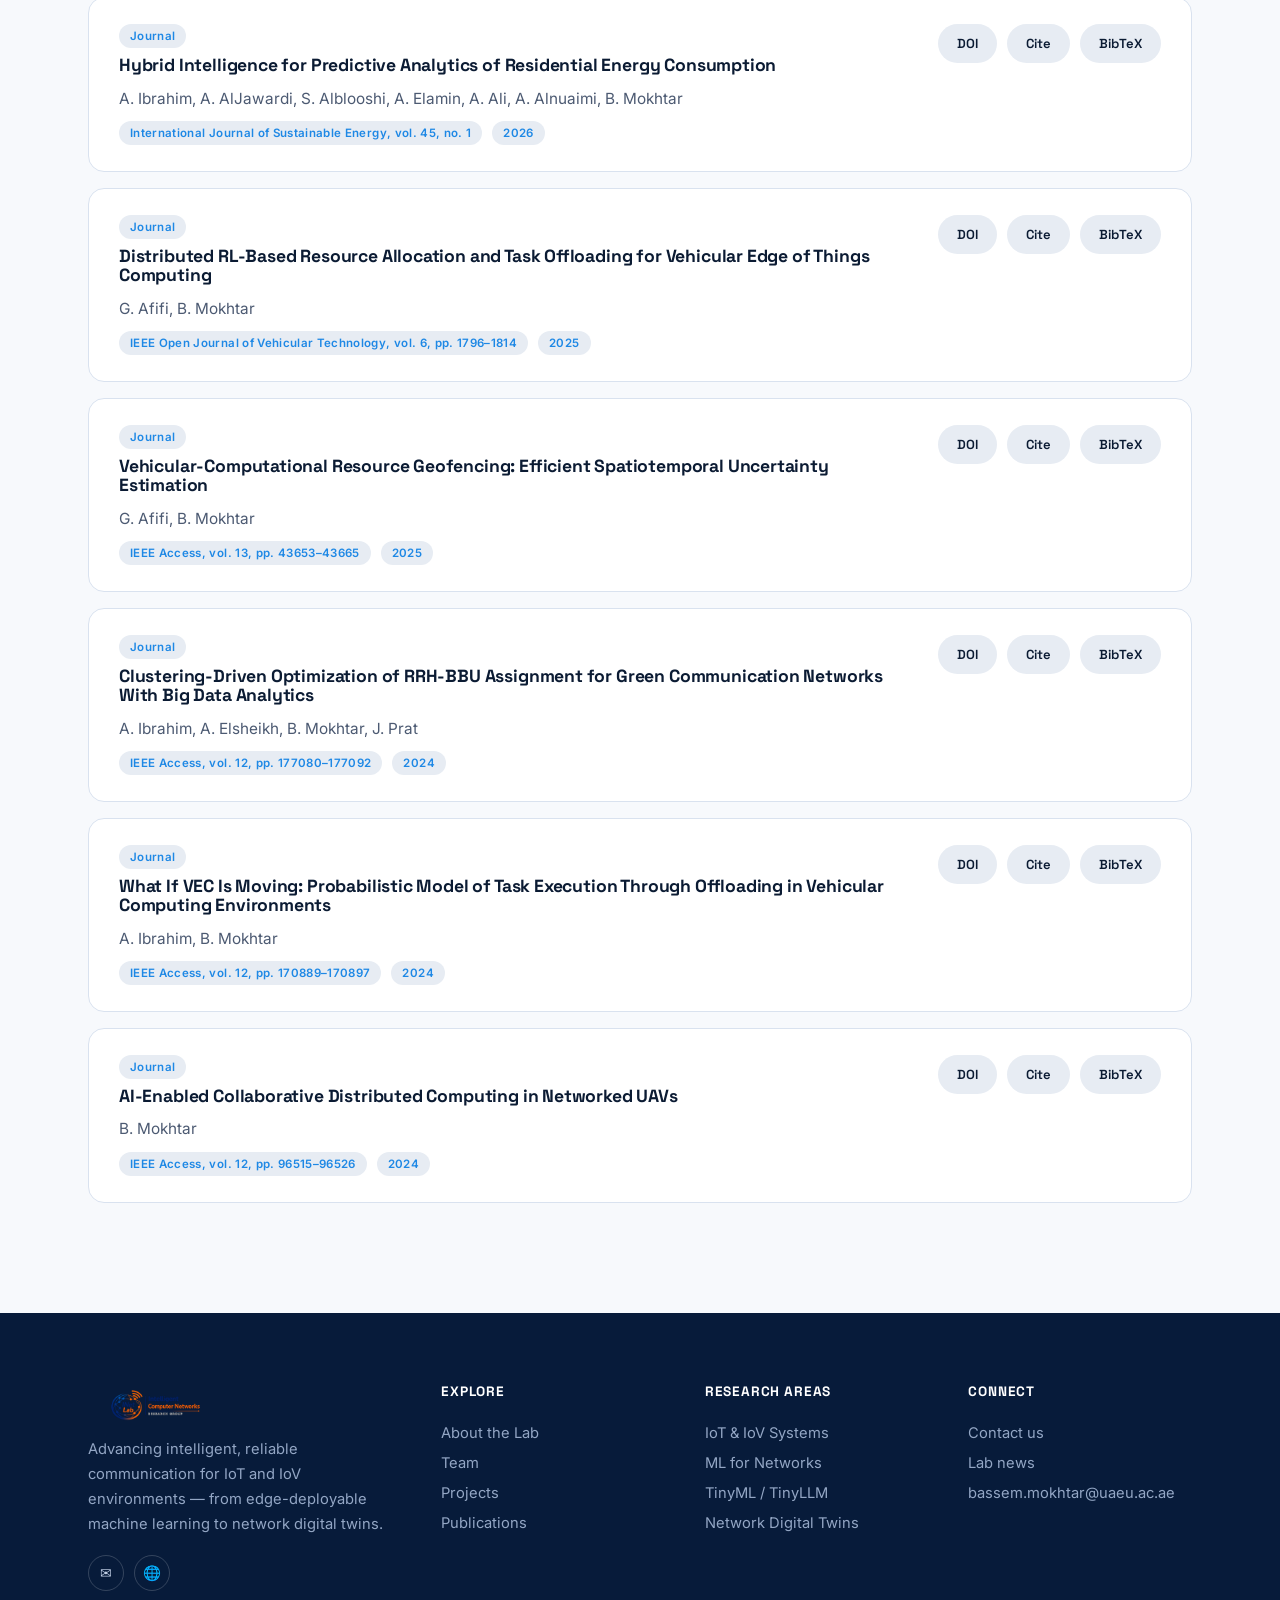
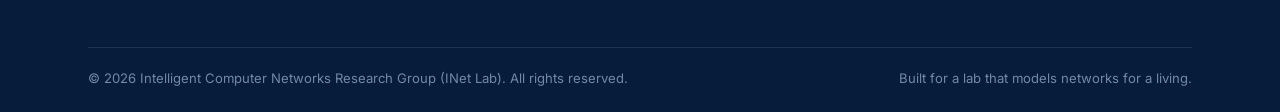
<file: publications.html>
<!DOCTYPE html>
<html lang="en">
<head>
<meta charset="UTF-8">
<meta name="viewport" content="width=device-width, initial-scale=1.0">
<title>Publications — INet Lab</title>
<meta name="description" content="Journal and conference publications from the Intelligent Computer Networks Research Group.">
<link rel="icon" href="assets/images/inet-icon.png">
<link rel="preconnect" href="https://fonts.googleapis.com">
<link rel="preconnect" href="https://fonts.gstatic.com" crossorigin>
<link href="https://fonts.googleapis.com/css2?family=Space+Grotesk:wght@500;600;700&family=Inter:wght@400;500;600;700&display=swap" rel="stylesheet">
<link rel="stylesheet" href="css/style.css">
<link rel="stylesheet" href="css/animations.css">
<link rel="stylesheet" href="css/responsive.css">
<style>
  .pub-toolbar{ display:flex; gap:14px; flex-wrap:wrap; align-items:center; margin-bottom:36px; }
  .search-box{ flex:1; min-width:240px; position:relative; }
  .search-box input{
    width:100%; padding:14px 18px 14px 44px; border-radius:999px; border:1px solid var(--line);
    font-family:var(--font-body); font-size:.95rem; background:var(--white); color:var(--text);
  }
  .search-box input:focus{ outline:2px solid var(--signal); outline-offset:2px; }
  .search-box svg{ position:absolute; left:16px; top:50%; transform:translateY(-50%); width:16px; height:16px; color:var(--text-soft); }
  .pub-select{ padding:12px 16px; border-radius:999px; border:1px solid var(--line); background:var(--white); color:var(--text); font-family:var(--font-body); font-size:.9rem; }
  .pub-card{ display:flex; justify-content:space-between; gap:20px; padding:26px 30px; }
  .pub-card + .pub-card{ margin-top:16px; }
  .pub-meta{ display:flex; gap:10px; flex-wrap:wrap; margin-top:10px; }
  .pub-actions{ display:flex; gap:10px; flex-shrink:0; align-self:flex-start; flex-wrap:wrap; }
</style>
</head>
<body data-page="publications">

<div id="loading-screen"><div class="loader-mark"></div></div>
<div id="app-header"></div>

<section class="page-hero">
  <canvas></canvas>
  <div class="container page-hero-inner">
    <div class="crumbs"><a href="index.html">Home</a> / <span>Publications</span></div>
    <span class="eyebrow">Publications</span>
    <h1>10 papers so far — journal and conference, searchable by title, type, or year.</h1>
    <p>The group's publication record spans vehicular edge computing, resource allocation, acoustic anomaly detection, and UAV computing — with the TwinNet architecture comparison currently underway targeting IEEE NOMS 2027, NetSoft 2027, and ICC 2027 workshops.</p>
  </div>
</section>

<section class="section">
  <div class="container">

    <div class="pub-toolbar">
      <div class="search-box">
        <svg viewBox="0 0 24 24" fill="none" stroke="currentColor" stroke-width="2"><circle cx="11" cy="11" r="7"/><path d="M21 21l-4.3-4.3"/></svg>
        <input type="text" id="pub-search" placeholder="Search publications by title, author, or venue…" aria-label="Search publications">
      </div>
      <select class="pub-select" id="filter-type" aria-label="Filter by type">
        <option value="all">All types</option>
        <option value="journal">Journal</option>
        <option value="conference">Conference</option>
      </select>
      <select class="pub-select" id="filter-year" aria-label="Filter by year">
        <option value="all">All years</option>
      </select>
    </div>

    <div id="pub-results"></div>

  </div>
</section>

<div id="app-footer"></div>

<script src="js/components/layout.js"></script>
<script src="js/animations.js"></script>
<script src="js/main.js"></script>
<script>
// Publication data — sourced from the group's official publications list.
// Shape: { title, authors, venue, year, type: 'journal'|'conference', doi }
const PUBLICATIONS = [
  {
    title: "MS-BiViL: A Tiny Multi-Scale Vision-LSTM Variant for Matured Vision at the IoV Edge",
    authors: "A. Walid, B. Mokhtar",
    venue: "IEEE Int'l Conference on Smart Mobility, Alamein International University, Egypt",
    year: 2026,
    type: "conference",
    doi: ""
  },
  {
    title: "Performance Modeling and Orchestration Analysis of Multi-Tier Edge Computing in V2X Environments",
    authors: "A. Khalifa, B. Mokhtar",
    venue: "IEEE Int'l Conference on Smart Mobility, Alamein International University, Egypt",
    year: 2026,
    type: "conference",
    doi: ""
  },
  {
    title: "Distributed Resource Allocation and Task Offloading for Vehicular Edge of Things Computing",
    authors: "G. Afifi, B. Mokhtar",
    venue: "International Wireless Communications and Mobile Computing (IWCMC), Abu Dhabi, UAE",
    year: 2025,
    type: "conference",
    doi: "https://doi.org/10.1109/IWCMC65282.2025.11059552"
  },
  {
    title: "Resource‑Aware Contrastive Scattering Meta‑Learning for Efficient Few‑Shot Acoustic Anomaly Detection",
    authors: "R. Zewail, B. Mokhtar",
    venue: "Advanced Intelligent Systems",
    year: 2026,
    type: "journal",
    doi: "https://doi.org/10.1002/aisy.202501454"
  },
  {
    title: "Hybrid Intelligence for Predictive Analytics of Residential Energy Consumption",
    authors: "A. Ibrahim, A. AlJawardi, S. Alblooshi, A. Elamin, A. Ali, A. Alnuaimi, B. Mokhtar",
    venue: "International Journal of Sustainable Energy, vol. 45, no. 1",
    year: 2026,
    type: "journal",
    doi: "https://doi.org/10.1080/14786451.2026.2653329"
  },
  {
    title: "Distributed RL-Based Resource Allocation and Task Offloading for Vehicular Edge of Things Computing",
    authors: "G. Afifi, B. Mokhtar",
    venue: "IEEE Open Journal of Vehicular Technology, vol. 6, pp. 1796–1814",
    year: 2025,
    type: "journal",
    doi: "https://doi.org/10.1109/OJVT.2025.3582035"
  },
  {
    title: "Vehicular-Computational Resource Geofencing: Efficient Spatiotemporal Uncertainty Estimation",
    authors: "G. Afifi, B. Mokhtar",
    venue: "IEEE Access, vol. 13, pp. 43653–43665",
    year: 2025,
    type: "journal",
    doi: "https://doi.org/10.1109/ACCESS.2025.3547358"
  },
  {
    title: "Clustering-Driven Optimization of RRH-BBU Assignment for Green Communication Networks With Big Data Analytics",
    authors: "A. Ibrahim, A. Elsheikh, B. Mokhtar, J. Prat",
    venue: "IEEE Access, vol. 12, pp. 177080–177092",
    year: 2024,
    type: "journal",
    doi: "https://doi.org/10.1109/ACCESS.2024.3506434"
  },
  {
    title: "What If VEC Is Moving: Probabilistic Model of Task Execution Through Offloading in Vehicular Computing Environments",
    authors: "A. Ibrahim, B. Mokhtar",
    venue: "IEEE Access, vol. 12, pp. 170889–170897",
    year: 2024,
    type: "journal",
    doi: "https://doi.org/10.1109/ACCESS.2024.3476679"
  },
  {
    title: "AI-Enabled Collaborative Distributed Computing in Networked UAVs",
    authors: "B. Mokhtar",
    venue: "IEEE Access, vol. 12, pp. 96515–96526",
    year: 2024,
    type: "journal",
    doi: "https://doi.org/10.1109/ACCESS.2024.3425523"
  }
];

document.addEventListener('layout:ready', function(){
  const resultsEl = document.getElementById('pub-results');
  const searchEl = document.getElementById('pub-search');
  const typeEl = document.getElementById('filter-type');
  const yearEl = document.getElementById('filter-year');

  const years = [...new Set(PUBLICATIONS.map(p=>p.year))].sort((a,b)=>b-a);
  years.forEach(y=>{
    const opt = document.createElement('option');
    opt.value = y; opt.textContent = y;
    yearEl.appendChild(opt);
  });

  function render(){
    const q = searchEl.value.trim().toLowerCase();
    const type = typeEl.value;
    const year = yearEl.value;
    const filtered = PUBLICATIONS.filter(p=>{
      const matchesQ = !q || (p.title+' '+p.authors+' '+p.venue).toLowerCase().includes(q);
      const matchesType = type==='all' || p.type===type;
      const matchesYear = year==='all' || String(p.year)===String(year);
      return matchesQ && matchesType && matchesYear;
    });

    if(filtered.length===0){
      resultsEl.innerHTML = `
        <div class="empty-state">
          <div class="card-icon" style="margin:0 auto 18px;">◇</div>
          <p style="font-family:var(--font-display);color:var(--text);font-weight:600;margin-bottom:8px;">
            ${PUBLICATIONS.length===0 ? 'No publications yet — check back soon' : 'No publications match your filters'}
          </p>
          <p>${PUBLICATIONS.length===0
            ? 'Journal and conference papers will appear here as the group publishes its work, starting with the TwinNet architecture comparison currently underway.'
            : 'Try a different search term or clear the filters.'}</p>
        </div>`;
      return;
    }

    resultsEl.innerHTML = filtered.map(p => `
      <div class="card pub-card" data-reveal>
        <div>
          <span class="tag">${p.type === 'journal' ? 'Journal' : 'Conference'}</span>
          <h3 style="margin-top:12px;font-size:1.1rem;">${p.title}</h3>
          <p style="margin-top:6px;color:var(--text-soft);">${p.authors}</p>
          <div class="pub-meta">
            <span class="tag">${p.venue}</span>
            <span class="tag">${p.year}</span>
          </div>
        </div>
        <div class="pub-actions">
          ${p.doi ? `<a class="btn btn-ghost btn-sm" href="${p.doi}" target="_blank" rel="noopener">DOI</a>` : ''}
          <button class="btn btn-ghost btn-sm cite-btn">Cite</button>
          <button class="btn btn-ghost btn-sm bibtex-btn">BibTeX</button>
        </div>
      </div>
    `).join('');
    initScrollReveal();

    resultsEl.querySelectorAll('.pub-card').forEach((card, i) => {
      const p = filtered[i];
      const citeBtn = card.querySelector('.cite-btn');
      const bibBtn = card.querySelector('.bibtex-btn');
      citeBtn.addEventListener('click', () => {
        const text = `${p.authors}, "${p.title}," ${p.venue}, ${p.year}.`;
        navigator.clipboard?.writeText(text);
        const old = citeBtn.textContent;
        citeBtn.textContent = 'Copied ✓';
        setTimeout(() => citeBtn.textContent = old, 1600);
      });
      bibBtn.addEventListener('click', () => {
        const key = (p.authors.split(',')[0].split(' ').pop() || 'ref') + p.year;
        const entryType = p.type === 'journal' ? 'article' : 'inproceedings';
        const bibtex = `@${entryType}{${key},\n  title={${p.title}},\n  author={${p.authors}},\n  ${p.type === 'journal' ? 'journal' : 'booktitle'}={${p.venue}},\n  year={${p.year}}${p.doi ? ',\n  doi={' + p.doi.replace('https://doi.org/','') + '}' : ''}\n}`;
        navigator.clipboard?.writeText(bibtex);
        const old = bibBtn.textContent;
        bibBtn.textContent = 'Copied ✓';
        setTimeout(() => bibBtn.textContent = old, 1600);
      });
    });
  }

  searchEl.addEventListener('input', render);
  typeEl.addEventListener('change', render);
  yearEl.addEventListener('change', render);
  render();
});
</script>
</body>
</html>
</file>
<file: css/style.css>
/* ======================================================================
   INet Lab — Core Stylesheet
   Design system: deep navy signal palette, Space Grotesk + Inter type,
   signature motif = "message-passing" network graph (mirrors the lab's
   own GNN/digital-twin research).
   ====================================================================== */

:root{
  /* ---- Color tokens ---- */
  --ink:#071B3A;          /* deepest navy — hero / footer */
  --navy:#0D2E66;         /* secondary navy — panels on dark */
  --navy-soft:#123268;
  --signal:#1E88E5;       /* primary accent — links, buttons, active nodes */
  --cyan:#4FC3F7;         /* secondary accent — glow, highlights */
  --pulse:#FF7A45;        /* warm accent used sparingly — "live" packet */
  --paper:#F7F9FC;        /* light background */
  --mist:#E7ECF3;         /* light borders / subtle fills */
  --line:#D9E2EF;
  --text:#0B1B33;         /* body text on light */
  --text-soft:#4C5A72;
  --white:#FFFFFF;

  /* ---- Type ---- */
  --font-display:'Space Grotesk', sans-serif;
  --font-body:'Inter', sans-serif;

  /* ---- Layout ---- */
  --container:1240px;
  --radius-sm:10px;
  --radius-md:16px;
  --radius-lg:26px;
  --nav-h:78px;

  /* ---- Motion ---- */
  --ease:cubic-bezier(.16,.84,.44,1);
  --fast:.25s;
  --med:.5s;
  --slow:.9s;

  color-scheme: light;
}

html[data-theme="dark"]{
  --paper:#081327;
  --mist:#0F2246;
  --line:#1B3A66;
  --text:#EAF1FC;
  --text-soft:#9FB2CE;
  --white:#0D2145;
  color-scheme: dark;
}

*,*::before,*::after{ box-sizing:border-box; }
html{ scroll-behavior:smooth; }
html, body{ margin:0; padding:0; }

body{
  font-family:var(--font-body);
  color:var(--text);
  background:var(--paper);
  -webkit-font-smoothing:antialiased;
  overflow-x:hidden;
  transition:background var(--fast) var(--ease), color var(--fast) var(--ease);
}

img{ max-width:100%; display:block; }
a{ color:inherit; text-decoration:none; }
ul{ margin:0; padding:0; list-style:none; }
button{ font-family:inherit; cursor:pointer; }
h1,h2,h3,h4{ font-family:var(--font-display); margin:0; line-height:1.1; letter-spacing:-0.01em; }
p{ margin:0; }

:focus-visible{
  outline:2px solid var(--cyan);
  outline-offset:3px;
}

.container{
  width:100%;
  max-width:var(--container);
  margin:0 auto;
  padding:0 28px;
}

.eyebrow{
  display:inline-flex;
  align-items:center;
  gap:10px;
  font-family:var(--font-display);
  font-size:.78rem;
  font-weight:600;
  letter-spacing:.18em;
  text-transform:uppercase;
  color:var(--signal);
}
html[data-theme="dark"] .eyebrow{ color:var(--cyan); }
.eyebrow::before{
  content:"";
  width:22px; height:2px;
  background:currentColor;
  display:inline-block;
}

.section{ padding:110px 0; position:relative; }
.section--tight{ padding:70px 0; }
.section--dark{ background:var(--ink); color:#EAF1FC; }
.section--navy{ background:var(--navy); color:#EAF1FC; }
.section-head{ max-width:680px; margin-bottom:56px; }
.section-head h2{ font-size:clamp(2rem,3.4vw,2.9rem); margin-top:14px; }
.section-head p{ margin-top:18px; color:var(--text-soft); font-size:1.05rem; line-height:1.7; }
.section--dark .section-head p, .section--navy .section-head p{ color:#B9C7DE; }

.btn{
  display:inline-flex; align-items:center; justify-content:center; gap:10px;
  padding:15px 30px;
  border-radius:999px;
  font-family:var(--font-display);
  font-weight:600; font-size:.95rem;
  border:1px solid transparent;
  transition:transform var(--fast) var(--ease), box-shadow var(--fast) var(--ease), background var(--fast) var(--ease), color var(--fast) var(--ease);
  position:relative; overflow:hidden;
  white-space:nowrap;
}
.btn:active{ transform:scale(.97); }
.btn-primary{
  background:linear-gradient(135deg,var(--signal),var(--cyan));
  color:#fff;
  box-shadow:0 14px 30px -12px rgba(30,136,229,.55);
}
.btn-primary:hover{ transform:translateY(-2px); box-shadow:0 18px 34px -10px rgba(30,136,229,.65); }
.btn-outline{
  background:transparent;
  border-color:rgba(255,255,255,.35);
  color:#fff;
}
.btn-outline:hover{ background:rgba(255,255,255,.1); border-color:#fff; }
.btn-ghost{
  background:var(--mist);
  color:var(--text);
}
.btn-ghost:hover{ background:var(--line); }
.btn-sm{ padding:10px 18px; font-size:.82rem; }

/* Ripple */
.btn .ripple{
  position:absolute; border-radius:50%;
  transform:scale(0);
  background:rgba(255,255,255,.5);
  animation:ripple .6s ease-out;
  pointer-events:none;
}
@keyframes ripple{ to{ transform:scale(3); opacity:0; } }

/* ---------------- Loading screen ---------------- */
#loading-screen{
  position:fixed; inset:0; z-index:9999;
  background:var(--ink);
  display:flex; align-items:center; justify-content:center;
  transition:opacity .6s var(--ease), visibility .6s var(--ease);
}
#loading-screen.hidden{ opacity:0; visibility:hidden; pointer-events:none; }
.loader-mark{
  width:64px; height:64px;
  border-radius:50%;
  border:2px solid rgba(79,195,247,.25);
  border-top-color:var(--cyan);
  animation:spin 1s linear infinite;
}
@keyframes spin{ to{ transform:rotate(360deg); } }

/* ---------------- Scroll progress ---------------- */
#scroll-progress{
  position:fixed; top:0; left:0; height:3px; width:0%;
  background:linear-gradient(90deg,var(--signal),var(--cyan));
  z-index:1201;
}

/* ---------------- Header ---------------- */
#site-header{
  position:fixed; top:0; left:0; right:0; z-index:1100;
  height:var(--nav-h);
  display:flex; align-items:center;
  background:transparent;
  transition:background var(--fast) var(--ease), box-shadow var(--fast) var(--ease), height var(--fast) var(--ease);
}
#site-header.solid{
  background:rgba(7,27,58,.86);
  backdrop-filter:blur(14px) saturate(140%);
  -webkit-backdrop-filter:blur(14px) saturate(140%);
  box-shadow:0 10px 30px -18px rgba(0,0,0,.6);
  height:66px;
}
.nav-inner{
  width:100%; max-width:var(--container); margin:0 auto; padding:0 28px;
  display:flex; align-items:center; justify-content:space-between; gap:24px;
}
.brand{ display:flex; align-items:center; gap:12px; }
.brand img{ height:38px; width:auto; }
.brand-word{ display:flex; flex-direction:column; line-height:1.05; }
.brand-word b{ font-family:var(--font-display); font-size:1rem; color:#fff; letter-spacing:.01em; }
.brand-word span{ font-size:.62rem; letter-spacing:.16em; color:var(--cyan); font-weight:600; }

.nav-links{ display:flex; align-items:center; gap:6px; }
.nav-links a{
  position:relative;
  padding:10px 16px;
  font-family:var(--font-display);
  font-size:.9rem; font-weight:500;
  color:rgba(255,255,255,.82);
}
.nav-links a::after{
  content:""; position:absolute; left:16px; right:16px; bottom:5px; height:2px;
  background:linear-gradient(90deg,var(--signal),var(--cyan));
  transform:scaleX(0); transform-origin:left;
  transition:transform var(--fast) var(--ease);
}
.nav-links a:hover::after, .nav-links a.active::after{ transform:scaleX(1); }
.nav-links a.active{ color:#fff; }

.nav-actions{ display:flex; align-items:center; gap:10px; }
.theme-toggle{
  width:38px; height:38px; border-radius:50%;
  border:1px solid rgba(255,255,255,.25);
  background:rgba(255,255,255,.06);
  display:flex; align-items:center; justify-content:center;
  color:#fff; font-size:1rem;
}
.theme-toggle svg{ width:16px; height:16px; }
.nav-burger{
  display:none;
  width:40px; height:40px; border-radius:10px;
  border:1px solid rgba(255,255,255,.25);
  background:rgba(255,255,255,.06);
  flex-direction:column; align-items:center; justify-content:center; gap:4px;
}
.nav-burger span{ width:18px; height:2px; background:#fff; display:block; transition:transform .3s var(--ease), opacity .3s var(--ease); }
.nav-burger.open span:nth-child(1){ transform:translateY(6px) rotate(45deg); }
.nav-burger.open span:nth-child(2){ opacity:0; }
.nav-burger.open span:nth-child(3){ transform:translateY(-6px) rotate(-45deg); }

.mobile-panel{
  position:fixed; top:var(--nav-h); left:0; right:0; bottom:0; z-index:1090;
  background:rgba(7,27,58,.98);
  backdrop-filter:blur(10px);
  display:flex; flex-direction:column; padding:30px 28px;
  gap:6px;
  transform:translateY(-8px); opacity:0; visibility:hidden;
  transition:all var(--fast) var(--ease);
}
.mobile-panel.open{ transform:translateY(0); opacity:1; visibility:visible; }
.mobile-panel a{
  font-family:var(--font-display); font-size:1.3rem; color:#fff; padding:14px 4px;
  border-bottom:1px solid rgba(255,255,255,.08);
}

/* ---------------- Hero ---------------- */
.hero{
  position:relative;
  min-height:100vh;
  display:flex; align-items:center;
  background:radial-gradient(1200px 700px at 80% -10%, #10305f 0%, var(--ink) 55%);
  color:#fff;
  overflow:hidden;
  padding-top:var(--nav-h);
}
.hero canvas{ position:absolute; inset:0; width:100%; height:100%; opacity:.85; }
.hero-inner{ position:relative; z-index:2; width:100%; max-width:var(--container); margin:0 auto; padding:60px 28px; }
.hero-tag{
  display:inline-flex; align-items:center; gap:10px;
  padding:8px 16px; border-radius:999px;
  border:1px solid rgba(79,195,247,.35);
  background:rgba(79,195,247,.08);
  font-family:var(--font-display); font-size:.78rem; letter-spacing:.1em; text-transform:uppercase;
  color:var(--cyan); margin-bottom:26px;
}
.hero-tag .dot{ width:7px; height:7px; border-radius:50%; background:var(--pulse); box-shadow:0 0 0 0 rgba(255,122,69,.6); animation:pulse-dot 2s infinite; }
@keyframes pulse-dot{ 0%{ box-shadow:0 0 0 0 rgba(255,122,69,.55);} 70%{ box-shadow:0 0 0 10px rgba(255,122,69,0);} 100%{ box-shadow:0 0 0 0 rgba(255,122,69,0);} }

.hero h1{
  font-size:clamp(2.4rem,5.4vw,4.4rem);
  max-width:820px;
  font-weight:600;
}
.hero h1 em{ font-style:normal; background:linear-gradient(100deg,var(--cyan),var(--signal)); -webkit-background-clip:text; background-clip:text; color:transparent; }
.hero p.lead{
  margin-top:26px; max-width:600px; font-size:1.15rem; line-height:1.75; color:#C4D2E8;
}
.hero-cta{ display:flex; gap:16px; margin-top:40px; flex-wrap:wrap; }

.hero-focus{
  display:flex; gap:34px; margin-top:64px; flex-wrap:wrap;
}
.hero-focus div{ display:flex; flex-direction:column; gap:4px; }
.hero-focus b{ font-family:var(--font-display); font-size:1.6rem; color:#fff; }
.hero-focus span{ font-size:.8rem; color:#9FB2CE; letter-spacing:.03em; }

.scroll-cue{
  position:absolute; bottom:34px; left:50%; transform:translateX(-50%);
  display:flex; flex-direction:column; align-items:center; gap:8px;
  color:#9FB2CE; font-size:.7rem; letter-spacing:.15em; text-transform:uppercase;
  z-index:2;
}
.scroll-cue .stick{ width:1px; height:34px; background:linear-gradient(#4FC3F7,transparent); position:relative; overflow:hidden; }
.scroll-cue .stick::after{ content:""; position:absolute; top:-34px; left:0; width:100%; height:100%; background:#fff; animation:cue 1.8s infinite; }
@keyframes cue{ to{ top:34px; } }

/* ---------------- Page hero (interior pages) ---------------- */
.page-hero{
  position:relative;
  padding:calc(var(--nav-h) + 90px) 0 90px;
  background:radial-gradient(900px 500px at 85% -10%, #10305f 0, var(--ink) 60%);
  color:#fff;
  overflow:hidden;
}
.page-hero canvas{ position:absolute; inset:0; opacity:.5; }
.page-hero-inner{ position:relative; z-index:2; }
.page-hero h1{ font-size:clamp(2rem,4.4vw,3.2rem); margin-top:14px; max-width:760px; }
.page-hero p{ margin-top:18px; max-width:640px; color:#C4D2E8; font-size:1.05rem; line-height:1.7; }
.crumbs{ display:flex; gap:8px; font-size:.85rem; color:#9FB2CE; margin-bottom:8px; }
.crumbs a:hover{ color:#fff; }

/* ---------------- Cards ---------------- */
.grid{ display:grid; gap:26px; }
.grid-3{ grid-template-columns:repeat(3,1fr); }
.grid-2{ grid-template-columns:repeat(2,1fr); }
.grid-4{ grid-template-columns:repeat(4,1fr); }

.card{
  background:var(--white);
  border:1px solid var(--line);
  border-radius:var(--radius-md);
  padding:32px;
  transition:transform var(--fast) var(--ease), box-shadow var(--fast) var(--ease), border-color var(--fast) var(--ease);
  position:relative;
}
.card:hover{
  transform:translateY(-6px);
  box-shadow:0 26px 50px -30px rgba(7,27,58,.35);
  border-color:transparent;
}
.card-icon{
  width:50px; height:50px; border-radius:14px;
  display:flex; align-items:center; justify-content:center;
  background:linear-gradient(135deg,var(--signal),var(--cyan));
  color:#fff; margin-bottom:20px; font-size:1.3rem;
}
.card h3{ font-size:1.2rem; margin-bottom:10px; }
.card p{ color:var(--text-soft); font-size:.96rem; line-height:1.65; }
.card .tag-row{ display:flex; gap:8px; flex-wrap:wrap; margin-top:16px; }

.tag{
  font-size:.72rem; font-weight:600; letter-spacing:.03em;
  padding:5px 11px; border-radius:999px;
  background:var(--mist); color:var(--signal);
}
html[data-theme="dark"] .tag{ background:var(--navy-soft); color:var(--cyan); }

/* ---------------- Stats ---------------- */
.stats-row{ display:grid; grid-template-columns:repeat(4,1fr); gap:24px; }
.stat{ text-align:left; }
.stat b{ font-family:var(--font-display); font-size:clamp(2rem,3.6vw,3rem); display:block; background:linear-gradient(120deg,var(--cyan),var(--signal)); -webkit-background-clip:text; background-clip:text; color:transparent; }
.stat span{ color:var(--text-soft); font-size:.85rem; letter-spacing:.02em; }

/* ---------------- Footer ---------------- */
footer{
  background:var(--ink); color:#C4D2E8; padding:72px 0 26px; position:relative;
}
.footer-grid{ display:grid; grid-template-columns:1.4fr 1fr 1fr 1fr; gap:40px; margin-bottom:56px; }
.footer-brand img{ height:36px; margin-bottom:16px; }
.footer-brand p{ font-size:.92rem; line-height:1.7; color:#93A6C4; max-width:320px; }
.footer-col h4{ font-family:var(--font-display); font-size:.85rem; letter-spacing:.06em; text-transform:uppercase; color:#fff; margin-bottom:18px; }
.footer-col a, .footer-col li{ display:block; font-size:.92rem; color:#93A6C4; padding:6px 0; transition:color var(--fast); }
.footer-col a:hover{ color:var(--cyan); }
.footer-social{ display:flex; gap:10px; margin-top:18px; }
.footer-social a{
  width:36px; height:36px; border-radius:50%; border:1px solid rgba(255,255,255,.18);
  display:flex; align-items:center; justify-content:center; font-size:.9rem;
}
.footer-social a:hover{ background:var(--signal); border-color:var(--signal); color:#fff; }
.footer-bottom{ border-top:1px solid rgba(255,255,255,.1); padding-top:22px; display:flex; justify-content:space-between; align-items:center; font-size:.82rem; color:#7488A6; flex-wrap:wrap; gap:10px; }

#back-to-top{
  position:fixed; right:26px; bottom:26px; z-index:900;
  width:46px; height:46px; border-radius:50%;
  background:linear-gradient(135deg,var(--signal),var(--cyan));
  color:#fff; display:flex; align-items:center; justify-content:center;
  box-shadow:0 14px 26px -10px rgba(30,136,229,.6);
  opacity:0; visibility:hidden; transform:translateY(10px);
  transition:all var(--fast) var(--ease);
  border:none;
}
#back-to-top.show{ opacity:1; visibility:visible; transform:translateY(0); }

/* ---------------- Reveal-on-scroll ---------------- */
[data-reveal]{ opacity:0; transform:translateY(28px); transition:opacity .8s var(--ease), transform .8s var(--ease); }
[data-reveal].in{ opacity:1; transform:translateY(0); }
[data-reveal="left"]{ transform:translateX(-32px); }
[data-reveal="left"].in{ transform:translateX(0); }
[data-reveal="right"]{ transform:translateX(32px); }
[data-reveal="right"].in{ transform:translateX(0); }
[data-reveal="zoom"]{ transform:scale(.92); }
[data-reveal="zoom"].in{ transform:scale(1); }

/* ---------------- Divider / signal rail ---------------- */
.rail{ position:relative; height:64px; overflow:hidden; }
.rail canvas{ width:100%; height:100%; }

/* ---------------- Utility ---------------- */
.text-center{ text-align:center; margin-left:auto; margin-right:auto; }
.mt-lg{ margin-top:60px; }
.split{ display:grid; grid-template-columns:1fr 1fr; gap:60px; align-items:center; }
.pill-list{ display:flex; flex-wrap:wrap; gap:10px; }
.pill{ padding:8px 16px; border-radius:999px; background:var(--mist); font-size:.85rem; color:var(--text); border:1px solid var(--line); }

.badge-soon{
  display:inline-flex; align-items:center; gap:8px;
  padding:5px 13px; border-radius:999px; font-size:.72rem; font-weight:700; letter-spacing:.08em; text-transform:uppercase;
  background:rgba(255,122,69,.12); color:var(--pulse); border:1px solid rgba(255,122,69,.3);
}

.empty-state{
  border:1.5px dashed var(--line); border-radius:var(--radius-md);
  padding:60px 30px; text-align:center; color:var(--text-soft);
}
.empty-state .card-icon{ margin:0 auto 18px; }

::selection{ background:var(--signal); color:#fff; }

/* ---------------- Research direction hierarchy diagram ---------------- */
.hierarchy-diagram{ display:flex; flex-direction:column; align-items:center; gap:0; }
.h-row{ display:flex; justify-content:center; align-items:center; gap:16px; flex-wrap:wrap; width:100%; }
.h-connector{ width:2px; height:30px; background:linear-gradient(var(--line),var(--line)); position:relative; }
.h-connector.h-spread{ width:80%; max-width:760px; height:30px; border-top:2px solid var(--line); }
.h-node{
  padding:14px 22px; border-radius:12px; font-family:var(--font-display); font-size:.92rem; font-weight:600;
  border:1.5px solid var(--line); background:var(--white); color:var(--text);
  text-align:center;
}
.h-root{ background:var(--ink); color:#fff; border-color:var(--ink); font-size:1rem; }
.h-mid{ background:var(--mist); }
.h-highlight{ background:linear-gradient(135deg,var(--signal),var(--cyan)); color:#fff; border-color:transparent; }
.h-branches{ gap:14px; }
.h-leaf{ border-radius:999px; font-size:.82rem; padding:11px 18px; }
.h-more{ color:var(--text-soft); background:transparent; border-style:dashed; }
.h-domain-label{ font-family:var(--font-display); font-size:.72rem; letter-spacing:.1em; text-transform:uppercase; color:var(--text-soft); margin-right:6px; align-self:center; }
.h-domain{ border-radius:999px; font-size:.82rem; padding:11px 18px; background:var(--navy); color:#fff; border-color:var(--navy); }

@media (max-width:768px){
  .h-connector.h-spread{ width:2px; height:20px; border-top:none; background:var(--line); }
  .h-node{ font-size:.85rem; padding:11px 16px; }
}

/* ---------------- Vision pull-quote ---------------- */
.vision-quote{
  margin:0 auto; max-width:720px; text-align:center;
  font-family:var(--font-display); font-size:clamp(1.3rem,2.6vw,1.9rem); font-weight:600;
  color:#fff; line-height:1.5; position:relative; padding:0 20px;
}
.vision-quote span{ display:block; margin-top:18px; font-family:var(--font-body); font-size:.85rem; font-weight:400; letter-spacing:.04em; text-transform:uppercase; color:var(--cyan); }
</file>
<file: css/animations.css>
/* ======================================================================
   INet Lab — Animations
   ====================================================================== */

@keyframes floaty{
  0%,100%{ transform:translateY(0); }
  50%{ transform:translateY(-10px); }
}
.float{ animation:floaty 5s ease-in-out infinite; }

@keyframes gradientShift{
  0%{ background-position:0% 50%; }
  50%{ background-position:100% 50%; }
  100%{ background-position:0% 50%; }
}
.gradient-anim{
  background-size:200% 200%;
  animation:gradientShift 8s ease infinite;
}

/* Card tilt (JS sets --rx/--ry) */
.tilt{
  transform: perspective(900px) rotateX(var(--rx,0)) rotateY(var(--ry,0));
  transition: transform .15s ease-out;
}

/* Image hover zoom */
.zoom-wrap{ overflow:hidden; border-radius:inherit; }
.zoom-wrap img{ transition:transform .6s var(--ease,ease); }
.zoom-wrap:hover img{ transform:scale(1.08); }

/* Icon rotate on hover */
.icon-rotate:hover .card-icon{ transform:rotate(12deg) scale(1.06); }
.card-icon{ transition:transform .35s var(--ease,ease); }

/* Typing effect cursor */
.typing::after{
  content:"|"; margin-left:2px; color:var(--cyan,#4FC3F7);
  animation:blink 1s steps(1) infinite;
}
@keyframes blink{ 50%{ opacity:0; } }

/* Glowing border */
.glow-border{ position:relative; }
.glow-border::before{
  content:""; position:absolute; inset:-1px; border-radius:inherit;
  padding:1px;
  background:linear-gradient(120deg,var(--signal,#1E88E5),var(--cyan,#4FC3F7),transparent 70%);
  -webkit-mask:linear-gradient(#fff 0 0) content-box, linear-gradient(#fff 0 0);
  -webkit-mask-composite:xor; mask-composite:exclude;
  opacity:0; transition:opacity .3s ease;
}
.glow-border:hover::before{ opacity:1; }

/* Fade helpers (non-JS fallback) */
.fade-up{ animation:fadeUp .8s var(--ease,ease) both; }
@keyframes fadeUp{ from{ opacity:0; transform:translateY(24px);} to{ opacity:1; transform:translateY(0);} }

.fade-in{ animation:fadeIn .8s ease both; }
@keyframes fadeIn{ from{ opacity:0;} to{ opacity:1;} }

/* Loading dots */
.dot-loader span{
  width:6px;height:6px;border-radius:50%;background:currentColor;display:inline-block;margin:0 2px;
  animation:dotBounce 1.2s infinite ease-in-out both;
}
.dot-loader span:nth-child(2){ animation-delay:.15s; }
.dot-loader span:nth-child(3){ animation-delay:.3s; }
@keyframes dotBounce{ 0%,80%,100%{ transform:scale(.4); opacity:.4;} 40%{ transform:scale(1); opacity:1;} }

/* Reduced motion */
@media (prefers-reduced-motion: reduce){
  *, *::before, *::after{
    animation-duration:.001ms !important;
    animation-iteration-count:1 !important;
    transition-duration:.001ms !important;
    scroll-behavior:auto !important;
  }
}
</file>
<file: css/responsive.css>
/* ======================================================================
   INet Lab — Responsive
   Breakpoints: 1440 / 1024 / 768 / 480 / 360
   ====================================================================== */

@media (max-width:1440px){
  .container{ max-width:1160px; }
}

@media (max-width:1180px){
  .grid-4{ grid-template-columns:repeat(2,1fr); }
  .stats-row{ grid-template-columns:repeat(2,1fr); row-gap:34px; }
  .footer-grid{ grid-template-columns:1.2fr 1fr 1fr; }
}

@media (max-width:1024px){
  .grid-3{ grid-template-columns:repeat(2,1fr); }
  .split{ grid-template-columns:1fr; gap:36px; }
  .hero h1{ max-width:100%; }
  .footer-grid{ grid-template-columns:1fr 1fr; }
}

@media (max-width:860px){
  .nav-links{ display:none; }
  .nav-burger{ display:flex; }
  .hero-focus{ gap:24px; }
}

@media (max-width:768px){
  .section{ padding:76px 0; }
  .grid-2, .grid-3, .grid-4{ grid-template-columns:1fr; }
  .stats-row{ grid-template-columns:repeat(2,1fr); }
  .footer-grid{ grid-template-columns:1fr 1fr; gap:30px; }
  .page-hero{ padding-top:calc(var(--nav-h) + 60px); }
  #back-to-top{ right:16px; bottom:16px; }
}

@media (max-width:480px){
  .container{ padding:0 18px; }
  .hero-inner{ padding:40px 18px; }
  .hero-cta{ flex-direction:column; align-items:flex-start; }
  .hero-cta .btn{ width:100%; }
  .stats-row{ grid-template-columns:1fr 1fr; gap:20px; }
  .footer-grid{ grid-template-columns:1fr; gap:28px; }
  .footer-bottom{ flex-direction:column; align-items:flex-start; }
  .card{ padding:24px; }
}

@media (max-width:360px){
  .hero h1{ font-size:1.9rem; }
  .section-head h2{ font-size:1.6rem; }
}
</file>
